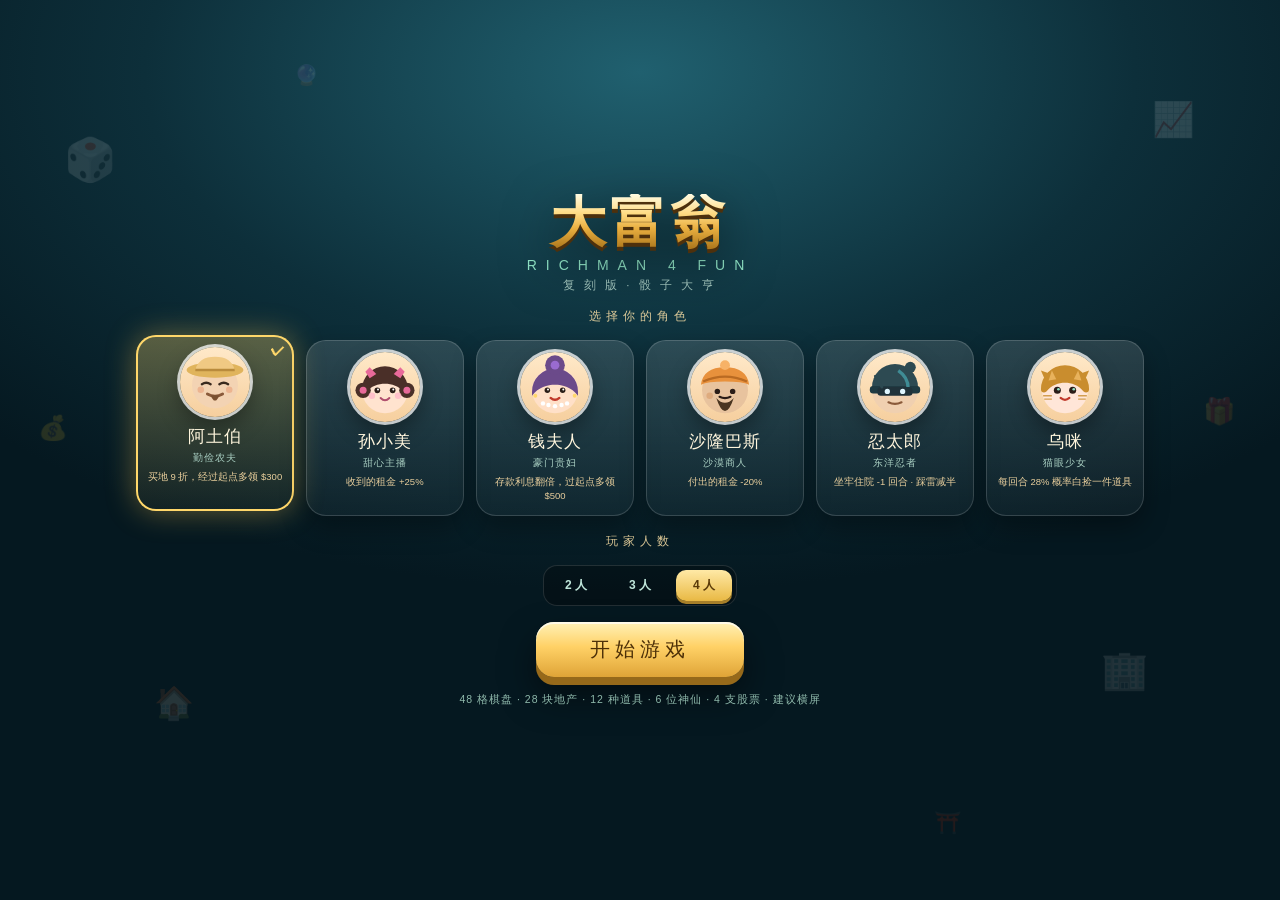
<file: index.html>
<!DOCTYPE html>
<html lang="zh-CN">
<head>
<meta charset="UTF-8">
<meta name="viewport" content="width=device-width,initial-scale=1,maximum-scale=1,user-scalable=no">
<title>大富翁 4Fun · 复刻版</title>
<style>
body.nofx *,body.nofx *::before,body.nofx *::after{transition:none!important;animation:none!important}
*{box-sizing:border-box;margin:0;padding:0;-webkit-tap-highlight-color:transparent}
:root{
  --cell:58px;
  --gold:#e9c874;--gold2:#b8912f;
  --cream:#fbf2dd;--ink:#4a3520;
  --font-title:"STHupo","华文琥珀","STHeiti","SimHei","Microsoft YaHei",sans-serif;
}
html,body{height:100%}
body{
  font-family:"PingFang SC","Microsoft YaHei",-apple-system,sans-serif;color:#fff;
  background:radial-gradient(1100px 620px at 50% -12%, #24667a 0%, #103743 52%, #071c24 100%),#071c24;
  min-height:100vh;display:grid;place-items:center;padding:14px;overflow-x:hidden;
}
body::before{
  content:"";position:fixed;inset:-20%;pointer-events:none;z-index:0;
  background:
    radial-gradient(220px 220px at 18% 22%, rgba(255,214,140,.10), transparent 65%),
    radial-gradient(260px 260px at 82% 18%, rgba(140,220,255,.09), transparent 65%),
    radial-gradient(300px 300px at 70% 84%, rgba(255,150,190,.08), transparent 65%),
    radial-gradient(240px 240px at 26% 80%, rgba(160,255,190,.07), transparent 65%);
  animation:drift 24s ease-in-out infinite alternate;
}
@keyframes drift{from{transform:translate3d(-12px,-8px,0) scale(1)}to{transform:translate3d(14px,10px,0) scale(1.05)}}

/* ============ 布局 ============ */
.stage{position:relative;z-index:1;display:flex;gap:14px;align-items:flex-start}
.board-wrap{
  position:relative;padding:13px;border-radius:24px;
  background:
    repeating-linear-gradient(92deg, rgba(0,0,0,.10) 0 2px, rgba(255,255,255,.035) 2px 5px, transparent 5px 11px),
    linear-gradient(150deg,#8a5a30 0%,#5b3618 32%,#3f2410 70%,#6f4722 100%);
  box-shadow:0 34px 70px rgba(0,0,0,.62),0 6px 0 rgba(0,0,0,.35),inset 0 2px 0 rgba(255,232,180,.35),inset 0 -4px 0 rgba(0,0,0,.4);
}
.board-wrap::after{content:"";position:absolute;inset:6px;border-radius:19px;pointer-events:none;
  border:1px solid rgba(255,220,150,.22);box-shadow:inset 0 0 22px rgba(0,0,0,.45)}
.board{
  position:relative;display:grid;
  grid-template-columns:repeat(13,var(--cell));
  grid-template-rows:repeat(13,var(--cell));
  border-radius:12px;background:#e6d3ac;
  box-shadow:inset 0 0 0 3px #b8912f, inset 0 0 34px rgba(80,50,20,.45);
}

/* ============ 格子 ============ */
.tile{
  position:relative;display:flex;flex-direction:column;align-items:center;justify-content:center;
  gap:2px;padding:7px 2px 16px;overflow:hidden;user-select:none;cursor:pointer;
  background:linear-gradient(180deg,#fff8e8 0%,#f9edd6 55%,#f3e2c2 100%);
  border:1px solid rgba(120,88,48,.16);
  box-shadow:inset 0 1px 0 rgba(255,255,255,.95), inset 0 -3px 0 rgba(150,112,62,.10);
  transition:transform .14s ease, box-shadow .14s ease;
}
.tile::before{content:"";position:absolute;inset:2px;border-radius:3px;pointer-events:none;
  box-shadow:inset 0 0 0 1px rgba(255,255,255,.75), inset 0 0 10px rgba(160,120,70,.10)}
.tile:hover{transform:translateY(-2px) scale(1.06);box-shadow:0 8px 18px rgba(20,10,0,.45);z-index:6}
.tile .tint{position:absolute;inset:0;pointer-events:none}
.tile.corner{background:linear-gradient(160deg,#33765e 0%,#215442 58%,#16382c 100%)}
.tile.corner::after{content:"";position:absolute;inset:4px;border:1px solid rgba(255,226,160,.28);border-radius:4px;pointer-events:none}
.tile.corner .cicon{font-size:20px;line-height:1;filter:drop-shadow(0 2px 3px rgba(0,0,0,.45))}
.tile.corner .cname{font-family:var(--font-title);font-size:11px;color:#ffe6a8;letter-spacing:.5px;text-shadow:0 2px 0 rgba(0,0,0,.4);white-space:nowrap}
.tile.corner .csub{font-size:7px;color:#ffd9a0;opacity:.82;white-space:nowrap}

.band{position:absolute;top:0;left:0;right:0;height:9px;box-shadow:inset 0 -1px 0 rgba(0,0,0,.25)}
.band::after{content:"";position:absolute;inset:0;background:repeating-linear-gradient(90deg,rgba(255,255,255,.28) 0 2px,transparent 2px 6px);opacity:.6}
.tname{font-size:10.5px;font-weight:800;color:#4a3520;white-space:nowrap;letter-spacing:-.3px;margin-top:6px;text-shadow:0 1px 0 rgba(255,255,255,.8)}
.tname.sm{font-size:9px;letter-spacing:-.5px}
.tprice{font-size:7.5px;color:#9a7c50;font-weight:800;background:rgba(180,145,90,.16);border-radius:4px;padding:0 3px;line-height:1.45}
.dyn{position:absolute;left:0;right:0;bottom:0;height:15px}
.own{position:absolute;left:0;right:0;bottom:0;height:15px;display:flex;align-items:center;justify-content:center;
  gap:0;font-size:8px;line-height:1;color:#fff;text-shadow:0 1px 1px rgba(0,0,0,.45);
  box-shadow:inset 0 1px 0 rgba(255,255,255,.4), inset 0 -1px 0 rgba(0,0,0,.18)}
.own .h{font-size:9px;filter:drop-shadow(0 1px 1px rgba(0,0,0,.4))}
.tile.chance{background:linear-gradient(180deg,#fff2f6 0%,#ffe0ea 60%,#ffd2e0 100%)}
.tile.fate{background:linear-gradient(180deg,#f3efff 0%,#e4dbff 60%,#d8ccff 100%)}
.tile.tax{background:linear-gradient(180deg,#fff6de 0%,#ffe9b8 60%,#ffdf9f 100%)}
.tile.store{background:linear-gradient(180deg,#ecfbf2 0%,#d3f3e0 60%,#bfeacf 100%)}
.tile.stock{background:linear-gradient(180deg,#e8f4ff 0%,#cfe6fb 60%,#b8d8f5 100%)}
.tile.bank{background:linear-gradient(180deg,#fff8e0 0%,#ffedb5 60%,#ffe08c 100%)}
.tile.news{background:linear-gradient(180deg,#eef2f7 0%,#dde6f0 60%,#cbd8e6 100%)}
.tile.temple{background:linear-gradient(180deg,#fff0e6 0%,#ffdcc4 60%,#ffcba8 100%)}
.tile .sicon{font-size:17px;line-height:1;filter:drop-shadow(0 2px 3px rgba(0,0,0,.22))}
.tile .sname{font-size:9px;font-weight:800;color:#6b4a28;letter-spacing:.2px;white-space:nowrap}
.tile.chance .sname{color:#b5456e}
.tile.fate .sname{color:#5f4a9e}
.tile.tax .sname{color:#96701c}
.tile.store .sname{color:#21795a}
.tile.stock .sname{color:#1c5f96}
.tile.bank .sname{color:#946a12}
.tile.news .sname{color:#4a5a72}
.tile.temple .sname{color:#a04a22}
.pot{position:absolute;top:2px;right:3px;font-size:7.5px;font-weight:800;color:#fff;background:#e2564d;border-radius:5px;padding:0 3px;box-shadow:0 1px 3px rgba(0,0,0,.3)}
.hazard{position:absolute;left:2px;top:2px;font-size:12px;line-height:1;z-index:3;
  filter:drop-shadow(0 1px 2px rgba(0,0,0,.45));animation:hz 1.4s ease-in-out infinite}
@keyframes hz{0%,100%{transform:translateY(0)}50%{transform:translateY(-3px)}}
.tile.glow{box-shadow:inset 0 0 0 3px #ffd76a, 0 0 18px rgba(255,215,106,.55)}
.tile.lvmax .tname{color:#8a5a08}

/* ============ 棋盘中心 ============ */
.center{
  grid-area:2/2/13/13;position:relative;border-radius:16px;overflow:hidden;
  background:
    radial-gradient(circle at 50% 22%, rgba(255,224,150,.20), transparent 62%),
    radial-gradient(circle at 50% 118%, rgba(0,0,0,.5), transparent 58%),
    linear-gradient(160deg,#2f735c,#16503f 58%,#0e3128);
  box-shadow:inset 0 0 0 3px #c9a34d, inset 0 0 0 8px rgba(255,243,201,.10), inset 0 0 90px rgba(0,0,0,.45);
  display:flex;flex-direction:column;align-items:center;justify-content:center;gap:9px;padding:14px;
}
.center::before{content:"";position:absolute;inset:0;pointer-events:none;opacity:.3;
  background-image:radial-gradient(rgba(255,255,255,.10) 1px, transparent 1px);background-size:14px 14px}
.emblem{position:absolute;top:50%;left:50%;width:520px;height:520px;transform:translate(-50%,-54%);
  border-radius:50%;pointer-events:none;opacity:.22;
  background:repeating-conic-gradient(from 0deg, rgba(255,214,140,.5) 0deg 1.2deg, transparent 1.2deg 12deg);
  mask-image:radial-gradient(circle, transparent 44%, #000 45%, #000 60%, transparent 61%);
  -webkit-mask-image:radial-gradient(circle, transparent 44%, #000 45%, #000 60%, transparent 61%);
  animation:spin 70s linear infinite}
@keyframes spin{to{transform:translate(-50%,-54%) rotate(360deg)}}
.ribbon{position:relative;z-index:2;display:flex;align-items:center;gap:6px;padding:4px 15px;border-radius:20px;
  font-size:10.5px;font-weight:800;letter-spacing:2px;color:#5a3a08;
  background:linear-gradient(180deg,#ffeab0,#e9bf63);box-shadow:0 3px 0 #a8802a, inset 0 1px 0 rgba(255,255,255,.7)}
.logo{position:relative;z-index:2;text-align:center;line-height:1}
.logo h1{font-family:var(--font-title);font-size:44px;letter-spacing:3px;
  background:linear-gradient(180deg,#fffbe2 0%,#ffdc86 34%,#e3aa3c 64%,#ad761c 100%);
  -webkit-background-clip:text;background-clip:text;color:transparent;
  filter:drop-shadow(0 3px 0 #4d300c) drop-shadow(0 8px 16px rgba(0,0,0,.55))}
.logo .fourfun{font-family:var(--font-title);font-size:11px;color:#bff0d9;letter-spacing:4px;margin-top:3px;opacity:.85}
.logo .sub{font-size:9px;letter-spacing:6px;color:#ffe3a8;opacity:.8;margin-top:4px;font-weight:700}

.turn-badge{position:relative;z-index:2;display:flex;align-items:center;gap:9px;padding:6px 15px 6px 6px;border-radius:40px;
  background:rgba(0,0,0,.3);box-shadow:inset 0 0 0 1px rgba(255,255,255,.16),0 8px 18px rgba(0,0,0,.32)}
.turn-badge .av{width:32px;height:32px;border-radius:50%;overflow:hidden;box-shadow:0 0 0 2px rgba(255,255,255,.8)}
.turn-badge .av svg{width:100%;height:100%;display:block}
.turn-badge .nm{font-size:12.5px;font-weight:800;letter-spacing:.5px}
.turn-badge .cash{font-size:10px;opacity:.88;font-variant-numeric:tabular-nums;margin-top:1px}
.dice-row{position:relative;z-index:2;display:flex;align-items:center;gap:9px}
.die{width:44px;height:44px;border-radius:11px;background:linear-gradient(160deg,#fffdf8,#e6e1d6);
  box-shadow:0 5px 0 #b4ac9c, 0 10px 16px rgba(0,0,0,.4), inset 0 2px 0 #fff;
  display:grid;grid-template-columns:repeat(3,1fr);grid-template-rows:repeat(3,1fr);
  padding:7px;gap:1px;transition:transform .12s}
.die .pip{width:7px;height:7px;border-radius:50%;background:radial-gradient(circle at 35% 30%,#6b6257,#2b2620);opacity:0;place-self:center}
.die .pip.on{opacity:1}
.die.rolling{animation:dieShake .12s linear infinite}
@keyframes dieShake{0%{transform:rotate(-7deg) scale(1.05)}50%{transform:rotate(6deg) scale(.97)}100%{transform:rotate(-3deg)}}
.roll-btn{border:none;cursor:pointer;font-family:var(--font-title);font-size:15px;letter-spacing:2px;
  color:#5a3a08;padding:11px 22px;border-radius:15px;
  background:linear-gradient(180deg,#ffeaa6 0%,#f5c95e 55%,#d9a63a 100%);
  box-shadow:0 6px 0 #9c701c, 0 12px 22px rgba(0,0,0,.45), inset 0 2px 0 rgba(255,255,255,.65);
  transition:transform .07s, box-shadow .07s;text-shadow:0 1px 0 rgba(255,255,255,.5)}
.roll-btn:active{transform:translateY(5px);box-shadow:0 1px 0 #9c701c,0 4px 10px rgba(0,0,0,.4)}
.roll-btn:disabled{filter:grayscale(.55) brightness(.85);cursor:default;box-shadow:0 6px 0 #6b5a3a}
.skyline{position:absolute;left:0;right:0;bottom:0;height:130px;z-index:1;pointer-events:none;opacity:.8}
.market{position:relative;z-index:2;display:flex;gap:6px;flex-wrap:wrap;justify-content:center}
.mkt{display:flex;align-items:center;gap:4px;padding:3px 9px;border-radius:9px;cursor:pointer;
  background:rgba(0,0,0,.26);box-shadow:inset 0 0 0 1px rgba(255,255,255,.13);transition:.15s;
  font-size:10px;font-variant-numeric:tabular-nums}
.mkt:hover{background:rgba(0,0,0,.4);transform:translateY(-1px)}
.mkt .mk-n{color:#cfe8dd;opacity:.9}
.mkt .mk-p{font-weight:900;color:#ffe9a8}
.mkt.up .mk-a{color:#ff8e7e}
.mkt.down .mk-a{color:#7de0a8}
.godbar{position:relative;z-index:2;display:flex;gap:6px;min-height:0}.god-chip{display:flex;align-items:center;gap:4px;font-size:10px;font-weight:800;padding:2px 9px;border-radius:12px;
  background:rgba(255,255,255,.14);box-shadow:inset 0 0 0 1px rgba(255,255,255,.22)}
.god-chip.bad{background:rgba(220,80,80,.24);box-shadow:inset 0 0 0 1px rgba(255,120,120,.45)}
.newsline{position:relative;z-index:2;max-width:90%;font-size:10.5px;color:#ffe6b0;
  background:rgba(0,0,0,.28);border-radius:9px;padding:3px 11px;letter-spacing:.5px;
  white-space:nowrap;overflow:hidden;text-overflow:ellipsis}
.newsline:empty{display:none}
.ticker{position:relative;z-index:2;max-width:92%;min-height:15px;text-align:center;font-size:10.5px;color:#e9fff5;opacity:.9;
  white-space:nowrap;overflow:hidden;text-overflow:ellipsis}

/* ============ 棋子 ============ */
.pawns{position:absolute;inset:0;pointer-events:none;z-index:9}
.pawn{position:absolute;left:0;top:0;width:26px;height:26px;border-radius:50%;border:2px solid #fff;overflow:hidden;background:#fff;
  box-shadow:0 4px 8px rgba(0,0,0,.5), 0 0 0 2px rgba(0,0,0,.12);
  transition:transform .13s cubic-bezier(.34,1.4,.64,1);will-change:transform}
.pawn svg{width:100%;height:100%;display:block}
.pawn.moving{animation:hop .13s ease}
@keyframes hop{0%{margin-top:0}50%{margin-top:-6px}100%{margin-top:0}}
.pawn.turn{box-shadow:0 4px 8px rgba(0,0,0,.5), 0 0 0 3px #ffd76a, 0 0 14px rgba(255,215,106,.9)}

/* ============ 侧栏 ============ */
.side{width:352px;display:flex;flex-direction:column;gap:8px}
.pcard{position:relative;display:flex;align-items:center;gap:9px;padding:8px 10px;border-radius:14px;
  background:linear-gradient(180deg,rgba(255,255,255,.13),rgba(255,255,255,.05));
  box-shadow:inset 0 0 0 1px rgba(255,255,255,.13),0 8px 18px rgba(0,0,0,.22);transition:.2s;overflow:hidden}
.pcard.dead{opacity:.4;filter:grayscale(1)}
.pcard.act{background:linear-gradient(180deg,rgba(255,215,106,.28),rgba(255,215,106,.08));box-shadow:inset 0 0 0 2px #ffd76a,0 8px 22px rgba(255,190,60,.25)}
.pcard .av{width:38px;height:38px;border-radius:50%;overflow:hidden;flex:0 0 auto;box-shadow:0 0 0 2px rgba(255,255,255,.6)}
.pcard .av svg{width:100%;height:100%;display:block}
.pinfo{flex:1;min-width:0}
.prow1{display:flex;justify-content:space-between;align-items:baseline;gap:6px}
.pname{font-size:12px;font-weight:800;letter-spacing:.4px}
.pcash{font-size:13px;font-weight:900;font-variant-numeric:tabular-nums;color:#ffe9a8;text-shadow:0 1px 2px rgba(0,0,0,.5)}
.prow2{display:flex;gap:7px;font-size:9.5px;color:#a8cfc2;margin-top:2px;font-variant-numeric:tabular-nums}
.prow2 b{color:#d8f0e6;font-weight:800}
.prow3{display:flex;justify-content:space-between;align-items:center;margin-top:3px;gap:4px}
.dots{display:flex;gap:2px;flex-wrap:wrap;max-width:140px}
.dot{width:6px;height:6px;border-radius:2px;opacity:.95}
.badge{font-size:9px;padding:0 4px;border-radius:5px;background:rgba(0,0,0,.35);color:#ffd9a0;font-weight:700;margin-left:3px;white-space:nowrap}
.badge.jail{background:#c0392b;color:#fff}
.badge.hosp{background:#e07b39;color:#fff}
.badge.god{background:#b8912f;color:#3a2400}
.badge.god.bad{background:#8a3a3a;color:#ffd9d9}
.badge.turtle{background:#2f9b72;color:#fff}
.badge.angel{background:#4a90d9;color:#fff}
.medal{position:absolute;right:6px;top:6px;font-size:11px}

.panel-box{border-radius:14px;padding:7px 9px;background:rgba(0,0,0,.24);box-shadow:inset 0 0 0 1px rgba(255,255,255,.10)}
.box-title{display:flex;justify-content:space-between;align-items:center;font-size:10px;letter-spacing:1px;color:#bfe6da;margin-bottom:5px}
.box-title .pts{color:#ffe08a;font-weight:800;font-variant-numeric:tabular-nums}
.itemgrid{display:grid;grid-template-columns:repeat(6,1fr);gap:4px}
.it{position:relative;display:flex;flex-direction:column;align-items:center;justify-content:center;gap:1px;
  height:38px;border-radius:9px;background:rgba(255,255,255,.10);cursor:pointer;
  box-shadow:inset 0 0 0 1px rgba(255,255,255,.14);transition:.14s;border:none;color:#eafff5;font-family:inherit}
.it:hover{background:rgba(255,255,255,.2);transform:translateY(-2px)}
.it .ic{font-size:15px;line-height:1}
.it .nm{font-size:7.5px;opacity:.85;white-space:nowrap;transform:scale(.92)}
.it .ct{position:absolute;right:2px;top:1px;font-size:8px;font-weight:900;color:#ffe08a;text-shadow:0 1px 2px #000}
.it.empty{opacity:.28;cursor:default}
.it.empty:hover{transform:none;background:rgba(255,255,255,.10)}

.logbox{flex:1;min-height:120px;max-height:150px;overflow:auto;border-radius:14px;padding:8px 10px;
  background:rgba(0,0,0,.26);box-shadow:inset 0 0 0 1px rgba(255,255,255,.10);
  font-size:10.5px;line-height:1.7;color:#dbeade}
.logbox .ln{animation:fadeIn .25s}
@keyframes fadeIn{from{opacity:0}to{opacity:1}}
.logbox b{font-weight:800}
.side-btns{display:flex;gap:6px}
.side-btns button{flex:1;border:none;cursor:pointer;border-radius:11px;padding:8px 2px;font-size:11px;font-weight:800;font-family:inherit;
  background:rgba(255,255,255,.13);color:#eafff5;box-shadow:inset 0 0 0 1px rgba(255,255,255,.18)}
.side-btns button:hover{background:rgba(255,255,255,.2)}

/* ============ 浮动金额 ============ */
.float{position:fixed;z-index:80;font-size:14px;font-weight:900;pointer-events:none;text-shadow:0 2px 6px rgba(0,0,0,.6);
  animation:floatUp 1.05s ease-out forwards}
@keyframes floatUp{0%{opacity:0;transform:translate(-50%,0) scale(.8)}18%{opacity:1;transform:translate(-50%,-8px) scale(1.12)}100%{opacity:0;transform:translate(-50%,-56px) scale(.95)}}
.toast{position:fixed;left:50%;top:22px;transform:translateX(-50%);z-index:90;
  background:rgba(10,30,36,.94);color:#ffe9b8;padding:8px 17px;border-radius:30px;font-size:12.5px;font-weight:700;
  box-shadow:0 10px 30px rgba(0,0,0,.5),inset 0 0 0 1px rgba(255,215,106,.4);
  opacity:0;transition:.25s;pointer-events:none;white-space:nowrap;max-width:90vw;overflow:hidden;text-overflow:ellipsis}
.toast.on{opacity:1;transform:translateX(-50%) translateY(6px)}

/* ============ 弹窗 ============ */
.overlay{position:fixed;inset:0;z-index:70;display:grid;place-items:center;padding:16px;
  background:rgba(5,18,24,.72);backdrop-filter:blur(7px);opacity:0;pointer-events:none;transition:opacity .22s}
.overlay.show{opacity:1;pointer-events:auto}
.panel{position:relative;width:min(520px,92vw);max-height:92vh;overflow:auto;border-radius:22px;padding:22px 22px 18px;color:var(--ink);text-align:center;
  background:linear-gradient(180deg,#fffdf6,#f8ecd2);
  box-shadow:0 30px 70px rgba(0,0,0,.6), inset 0 0 0 4px #e2c07a, inset 0 0 0 10px #fffaee;
  transform:scale(.92);transition:transform .22s cubic-bezier(.2,1.3,.5,1)}
.overlay.show .panel{transform:scale(1)}
.panel::-webkit-scrollbar{width:8px}
.panel::-webkit-scrollbar-thumb{background:rgba(160,120,60,.35);border-radius:4px}
.panel.kind-chance,.panel.kind-fate{animation:cardIn .42s cubic-bezier(.2,1,.4,1);padding:26px 24px 20px;min-height:280px;
  display:flex;flex-direction:column;align-items:center;justify-content:center}
@keyframes cardIn{0%{transform:perspective(900px) rotateY(78deg) scale(.86);opacity:0}60%{opacity:1}100%{transform:perspective(900px) rotateY(0) scale(1)}}
.panel.kind-chance{background:radial-gradient(circle at 50% 34%, rgba(255,255,255,.95), rgba(255,255,255,0) 58%),
  linear-gradient(180deg,#fff9fb 0%,#ffe9f1 62%,#ffd7e5 100%);
  box-shadow:0 30px 70px rgba(0,0,0,.6), inset 0 0 0 4px #ef9fbd, inset 0 0 0 9px #fff8fb, inset 0 0 0 11px rgba(239,159,189,.45)}
.panel.kind-fate{background:radial-gradient(circle at 50% 34%, rgba(255,255,255,.95), rgba(255,255,255,0) 58%),
  linear-gradient(180deg,#faf8ff 0%,#ebe4ff 62%,#dbd0ff 100%);
  box-shadow:0 30px 70px rgba(0,0,0,.6), inset 0 0 0 4px #ae9ae2, inset 0 0 0 9px #faf8ff, inset 0 0 0 11px rgba(174,154,226,.45)}
.panel.kind-chance .pic,.panel.kind-fate .pic{width:80px;height:80px;border-radius:50%;display:grid;place-items:center;font-size:38px;
  background:radial-gradient(circle at 50% 32%,#fff,rgba(255,255,255,.55));
  box-shadow:0 8px 20px rgba(120,70,40,.18), inset 0 0 0 2px rgba(255,255,255,.9);margin:0 auto 10px}
.card-ribbon{display:inline-block;margin:-4px auto 10px;padding:4px 20px;border-radius:20px;
  font-family:var(--font-title);font-size:12px;letter-spacing:5px;color:#fff;
  box-shadow:0 4px 0 rgba(0,0,0,.18), inset 0 1px 0 rgba(255,255,255,.45)}
.kind-chance .card-ribbon{background:linear-gradient(180deg,#ff9cbd,#e2567f);box-shadow:0 4px 0 #a83a5c}
.kind-fate .card-ribbon{background:linear-gradient(180deg,#a888e8,#7a58c8);box-shadow:0 4px 0 #55408c}
.panel .pic{font-size:40px;line-height:1;margin-bottom:6px;filter:drop-shadow(0 5px 9px rgba(0,0,0,.22))}
.panel h3{font-family:var(--font-title);font-size:20px;letter-spacing:1px;color:#7a4d1c;margin-bottom:6px}
.panel p{font-size:12.5px;line-height:1.8;color:#6d5638}
.panel .acts{display:flex;gap:8px;margin-top:16px;flex-wrap:wrap;justify-content:center}
.panel .acts.stack{flex-direction:column}
.btn{flex:1;min-width:92px;border:none;cursor:pointer;font-family:inherit;font-size:13px;font-weight:800;letter-spacing:.5px;
  padding:11px 10px;border-radius:13px;transition:transform .07s}
.btn:active{transform:translateY(3px)}
.btn.gold{background:linear-gradient(180deg,#ffe9a6,#e9b944);color:#5a3a08;box-shadow:0 5px 0 #a8802a}
.btn.ghost{background:#efe4cd;color:#7a6444;box-shadow:0 5px 0 #cbb894}
.btn.red{background:linear-gradient(180deg,#ff9a8a,#e2564d);color:#fff;box-shadow:0 5px 0 #a33a32}
.btn.green{background:linear-gradient(180deg,#a8e6c0,#5cc48d);color:#0b3a26;box-shadow:0 5px 0 #2f8a5e}
.btn.sm{font-size:11.5px;padding:8px 8px;min-width:0;flex:none}
.prop-table{width:100%;margin-top:10px;border-collapse:collapse;font-size:11.5px}
.prop-table td{padding:4px 5px;border-bottom:1px dashed rgba(120,90,50,.25);text-align:left}
.prop-table td:last-child{text-align:right;font-weight:800;color:#a3762f}
.prop-table tr:last-child td{border-bottom:none}
.rent-now{color:#c0392b!important}
.pick-list{display:flex;flex-direction:column;gap:5px;margin-top:10px;text-align:left;max-height:min(62vh,582px);overflow:auto;padding-right:2px}
.pick-row{display:flex;align-items:center;gap:9px;padding:7px 10px;border-radius:11px;cursor:pointer;border:none;font-family:inherit;
  background:rgba(160,120,60,.10);transition:.12s;width:100%;text-align:left}
.pick-row:hover{background:rgba(160,120,60,.22);transform:translateX(2px)}
.pick-row .pi{font-size:17px;line-height:1;flex:0 0 auto}
.pick-row .pm{flex:1;min-width:0}
.pick-row .pn{display:block;font-size:12px;font-weight:800;color:#5d4526;white-space:nowrap;overflow:hidden;text-overflow:ellipsis}
.pick-row .ps{display:block;font-size:9.5px;color:#8a7350;white-space:nowrap;overflow:hidden;text-overflow:ellipsis}
.pick-row .pv{font-size:12px;font-weight:900;color:#a3762f;white-space:nowrap}
.pick-row:disabled{opacity:.45;cursor:default}
.pick-row:disabled:hover{transform:none;background:rgba(160,120,60,.10)}
.tabs{display:flex;gap:5px;justify-content:center;margin-bottom:8px}
.tab{border:none;cursor:pointer;font-family:inherit;font-size:11.5px;font-weight:800;padding:6px 14px;border-radius:9px;
  background:rgba(160,120,60,.14);color:#7a6444}
.tab.on{background:linear-gradient(180deg,#ffe9a6,#e9b944);color:#5a3a08;box-shadow:0 2px 0 #a8802a}
.spark{display:block}
.stock-row{display:flex;align-items:center;gap:8px;padding:8px 6px;border-bottom:1px dashed rgba(120,90,50,.22)}
.stock-row:last-child{border-bottom:none}
.stock-row .sn{width:64px;text-align:left}
.stock-row .sn b{display:block;font-size:12px;color:#5d4526}
.stock-row .sn span{font-size:9px;color:#9a8460}
.stock-row .sp{flex:0 0 84px}
.stock-row .sv{width:56px;text-align:right;font-size:11.5px;font-weight:900;color:#a3762f;font-variant-numeric:tabular-nums}
.stock-row .sact{display:flex;gap:4px}
.up{color:#c0392b!important}.down{color:#2f8a5e!important}
.rule-list{text-align:left;font-size:12px;line-height:1.85;color:#5d4526}
.rule-list h4{font-size:12.5px;color:#8a5a08;margin:9px 0 3px;letter-spacing:.5px}
.rule-list b{color:#a3762f}

/* ============ 开始页 ============ */
.start{position:fixed;inset:0;z-index:100;display:flex;flex-direction:column;align-items:center;justify-content:center;gap:16px;padding:18px;
  background:radial-gradient(900px 520px at 50% 8%,#20606f 0%,#0d2f3a 55%,#051820 100%);transition:opacity .45s, visibility .45s}
.start.hide{opacity:0;visibility:hidden;pointer-events:none}
.big-logo{text-align:center;animation:bob 3.6s ease-in-out infinite}
@keyframes bob{0%,100%{transform:translateY(0)}50%{transform:translateY(-7px)}}
.big-logo h1{font-family:var(--font-title);font-size:56px;letter-spacing:4px;line-height:1;
  background:linear-gradient(180deg,#fffbe2 0%,#ffdc86 34%,#e8ae3f 62%,#a9741a 100%);
  -webkit-background-clip:text;background-clip:text;color:transparent;
  filter:drop-shadow(0 4px 0 #4d300c) drop-shadow(0 14px 26px rgba(0,0,0,.55))}
.big-logo .en{font-family:var(--font-title);font-size:14px;letter-spacing:9px;color:#8fe3c5;margin-top:7px}
.big-logo .tag{font-size:11.5px;color:#b8d8cc;letter-spacing:3px;margin-top:5px;opacity:.8}
.pick-title{font-size:11.5px;letter-spacing:5px;color:#ffe3a8;opacity:.85}
.chars{display:flex;gap:12px;flex-wrap:wrap;justify-content:center;max-width:1080px}
.char{width:158px;border-radius:20px;padding:12px 8px 11px;text-align:center;cursor:pointer;position:relative;
  background:linear-gradient(180deg,rgba(255,255,255,.13),rgba(255,255,255,.03));
  box-shadow:inset 0 0 0 1px rgba(255,255,255,.16),0 12px 26px rgba(0,0,0,.32);transition:.18s}
.char:hover{transform:translateY(-5px);box-shadow:inset 0 0 0 1px rgba(255,255,255,.3),0 18px 34px rgba(0,0,0,.42)}
.char.sel{background:linear-gradient(180deg,rgba(255,215,106,.32),rgba(255,215,106,.05));
  box-shadow:inset 0 0 0 2px #ffd76a,0 0 30px rgba(255,200,80,.38);transform:translateY(-5px)}
.char .cav{width:70px;height:70px;margin:0 auto 8px;border-radius:50%;overflow:hidden;box-shadow:0 0 0 3px rgba(255,255,255,.75),0 10px 22px rgba(0,0,0,.38)}
.char .cav svg{width:100%;height:100%;display:block}
.char .cn{font-family:var(--font-title);font-size:17px;letter-spacing:1px;color:#fff6dd}
.char .ct{font-size:10px;color:#a9cfc2;margin-top:3px;letter-spacing:1px}
.char .cs{font-size:9.5px;color:#ffe0a8;margin-top:5px;line-height:1.5;opacity:.9;min-height:30px;max-height:30px;overflow:hidden}
.char .tick{position:absolute;top:7px;right:9px;color:#ffd76a;font-size:14px;opacity:0}
.char.sel .tick{opacity:1}
.deco-layer{position:absolute;inset:0;pointer-events:none;overflow:hidden}
.deco-layer span{position:absolute;left:var(--x);top:var(--y);font-size:var(--s);opacity:.13;filter:blur(.3px);
  animation:floaty 9s ease-in-out infinite;animation-delay:var(--d)}
@keyframes floaty{0%,100%{transform:translateY(0) rotate(-4deg)}50%{transform:translateY(-18px) rotate(5deg)}}
.counts{display:flex;gap:8px;background:rgba(0,0,0,.28);padding:5px;border-radius:14px;box-shadow:inset 0 0 0 1px rgba(255,255,255,.12)}
.counts button{border:none;cursor:pointer;padding:7px 17px;border-radius:10px;font-family:inherit;font-size:12px;font-weight:800;color:#bfe6da;background:transparent}
.counts button.on{background:linear-gradient(180deg,#ffe9a6,#e9b944);color:#5a3a08;box-shadow:0 3px 0 #a8802a}
.start-btn{border:none;cursor:pointer;font-family:var(--font-title);font-size:20px;letter-spacing:5px;color:#4d3008;
  padding:14px 54px;border-radius:18px;
  background:linear-gradient(180deg,#fff2b8,#ffd166 45%,#dfa437);
  box-shadow:0 8px 0 #96691a,0 18px 34px rgba(0,0,0,.5),inset 0 2px 0 rgba(255,255,255,.7);
  transition:transform .08s, box-shadow .08s}
.start-btn:active{transform:translateY(6px);box-shadow:0 2px 0 #96691a,0 8px 16px rgba(0,0,0,.4)}
.start .hint{font-size:10.5px;color:#8fb9ab;letter-spacing:1px}

/* 结算 */
.rank-row{display:flex;align-items:center;gap:10px;padding:8px 10px;border-radius:12px;margin-top:6px;background:rgba(120,90,50,.08)}
.rank-row .av{width:32px;height:32px;border-radius:50%;overflow:hidden;flex:0 0 auto}
.rank-row .av svg{width:100%;height:100%}
.rank-row .rn{flex:1;text-align:left;font-size:12.5px;font-weight:800;color:#5d4526}
.rank-row .rv{font-size:12.5px;font-weight:900;color:#a3762f;font-variant-numeric:tabular-nums}
.rank-row.first{background:linear-gradient(90deg,rgba(255,215,106,.45),rgba(255,215,106,.08));box-shadow:inset 0 0 0 1.5px #e9c874}

@media (max-width:1280px){.stage{zoom:.88}}
@media (max-width:1160px){.stage{zoom:.78}}
@media (max-width:1020px){.stage{zoom:.66}}
@media (max-width:900px){.stage{zoom:.56}}
@media (max-width:760px){.stage{zoom:.46}}

</style>
</head>
<body>

<div class="stage" id="stage">
  <div class="board-wrap">
    <div class="board" id="board">
      <div class="center">
        <div class="emblem"></div>
        <svg class="skyline" viewBox="0 0 640 130" preserveAspectRatio="none" aria-hidden="true">
          <g fill="#04241c" opacity=".55">
            <rect x="0" y="70" width="34" height="60"/><rect x="30" y="46" width="26" height="84"/>
            <rect x="54" y="82" width="40" height="48"/><rect x="90" y="30" width="30" height="100"/>
            <rect x="118" y="62" width="22" height="68"/><rect x="138" y="88" width="46" height="42"/>
            <rect x="182" y="54" width="28" height="76"/><rect x="208" y="18" width="18" height="112"/>
            <rect x="224" y="66" width="36" height="64"/><rect x="258" y="40" width="24" height="90"/>
            <rect x="280" y="76" width="44" height="54"/><rect x="322" y="24" width="20" height="106"/>
            <rect x="340" y="58" width="30" height="72"/><rect x="368" y="86" width="38" height="44"/>
            <rect x="404" y="38" width="26" height="92"/><rect x="428" y="68" width="22" height="62"/>
            <rect x="448" y="50" width="34" height="80"/><rect x="480" y="16" width="18" height="114"/>
            <rect x="496" y="72" width="40" height="58"/><rect x="534" y="44" width="26" height="86"/>
            <rect x="558" y="80" width="34" height="50"/><rect x="590" y="56" width="24" height="74"/>
            <rect x="612" y="88" width="28" height="42"/>
          </g>
        </svg>
        <div class="ribbon" id="roundTip">第 1 / 40 回合</div>
        <div class="logo">
          <h1>大富翁</h1>
          <div class="fourfun">RICHMAN 4 FUN</div>
          <div class="sub">复 刻 版</div>
        </div>
        <div class="market" id="market"></div>
        <div class="godbar" id="godbar"></div>
        <div class="turn-badge" id="badge">
          <div class="av" id="badgeAv"></div>
          <div>
            <div class="nm" id="badgeNm">准备开始</div>
            <div class="cash" id="badgeCash">—</div>
          </div>
        </div>
        <div class="dice-row">
          <div class="die" id="die1"></div>
          <div class="die" id="die2"></div>
          <button class="roll-btn" id="rollBtn" disabled>掷骰子</button>
        </div>
        <div class="newsline" id="newsline"></div>
        <div class="ticker" id="ticker">买地、盖楼、炒股、请神，把对手的钱都赢过来！</div>
      </div>
      <div class="pawns" id="pawns"></div>
    </div>
  </div>

  <div class="side">
    <div id="players"></div>
    <div class="panel-box">
      <div class="box-title"><span>🎒 我的道具</span><span class="pts" id="ptsChip">💎 0</span></div>
      <div class="itemgrid" id="itemgrid"></div>
    </div>
    <div class="logbox" id="log"></div>
    <div class="side-btns">
      <button id="rulesBtn">📖 规则</button>
      <button id="bankBtn">🏦 银行</button>
      <button id="stockBtn">📈 股票</button>
      <button id="muteBtn">🔊 音效</button>
    </div>
  </div>
</div>

<!-- 开始页 -->
<div class="start" id="startScreen">
  <div class="deco-layer" aria-hidden="true">
    <span style="--x:5%;--y:15%;--s:42px;--d:0s">🎲</span>
    <span style="--x:90%;--y:11%;--s:34px;--d:1.2s">📈</span>
    <span style="--x:12%;--y:76%;--s:32px;--d:2.1s">🏠</span>
    <span style="--x:86%;--y:72%;--s:38px;--d:.6s">🏢</span>
    <span style="--x:3%;--y:46%;--s:24px;--d:1.8s">💰</span>
    <span style="--x:94%;--y:44%;--s:26px;--d:2.6s">🎁</span>
    <span style="--x:23%;--y:7%;--s:20px;--d:3.1s">🔮</span>
    <span style="--x:73%;--y:90%;--s:22px;--d:.9s">⛩️</span>
  </div>
  <div class="big-logo">
    <h1>大富翁</h1>
    <div class="en">RICHMAN 4 FUN</div>
    <div class="tag">复 刻 版 · 骰 子 大 亨</div>
  </div>
  <div class="pick-title">选择你的角色</div>
  <div class="chars" id="chars"></div>
  <div class="pick-title" style="margin-top:2px">玩家人数</div>
  <div class="counts" id="counts">
    <button data-n="2">2 人</button>
    <button data-n="3">3 人</button>
    <button data-n="4" class="on">4 人</button>
  </div>
  <button class="start-btn" id="startBtn">开始游戏</button>
  <div class="hint">48 格棋盘 · 28 块地产 · 12 种道具 · 6 位神仙 · 4 支股票 · 建议横屏</div>
</div>

<!-- 通用弹窗 -->
<div class="overlay" id="ovl"><div class="panel" id="panel"></div></div>
<div class="toast" id="toast"></div>
<div id="autotest-result" style="display:none"></div>

<script>
/* =====================================================================
   大富翁 4Fun · 复刻版 —— 数据层
   48 格棋盘 / 7 组 28 块地产 / 12 种道具 / 6 位神仙 / 4 支股票 / 24 张卡片
   ===================================================================== */

const N = 48;                 // 棋盘格数
const START_CASH = 20000;     // 初始现金
const PASS_GO = 2000;         // 经过起点
const PASS_GO_PTS = 150;      // 经过起点获得的点数
const MAX_ROUNDS = 40;        // 回合上限
const RENT = [0.15, 0.45, 0.9, 1.6, 2.6];   // 各等级租金系数
const UPG = [0.5, 0.8, 1.2, 1.8];           // 各级升级费用系数
const LV_NAME = ['空地', '木屋', '洋房', '大楼', '摩天楼'];
const LV_ICON = ['', '🏠', '🏡', '🏢', '🏬'];
const MAX_LV = 4;
const INTEREST = 0.05;        // 银行存款回合利息
const GOD_TURNS = 4;          // 神仙附身回合数

const GROUPS = {
  hua:  {name: '华北',   color: '#a0522d'},
  dong: {name: '华东',   color: '#e2564d'},
  nan:  {name: '华南',   color: '#f0942c'},
  jk:   {name: '日韩',   color: '#4caf7d'},
  sea:  {name: '东南亚', color: '#4a90d9'},
  eu:   {name: '欧洲',   color: '#9a6bd0'},
  am:   {name: '美洲',   color: '#d94f8a'},
};

/* ---------------- 棋盘 ---------------- */
const TILES = [
  {type:'start',    name:'起点'},
  {type:'prop',     name:'北京',      group:'hua',  price:600},
  {type:'prop',     name:'天津',      group:'hua',  price:650},
  {type:'chance',   name:'机会'},
  {type:'prop',     name:'济南',      group:'hua',  price:700},
  {type:'prop',     name:'青岛',      group:'hua',  price:750},
  {type:'store',    name:'道具店'},
  {type:'prop',     name:'上海',      group:'dong', price:900},
  {type:'prop',     name:'杭州',      group:'dong', price:950},
  {type:'fate',     name:'命运'},
  {type:'prop',     name:'苏州',      group:'dong', price:1000},
  {type:'prop',     name:'南京',      group:'dong', price:1050},
  {type:'jail',     name:'监狱'},
  {type:'tax',      name:'税务局'},
  {type:'prop',     name:'广州',      group:'nan',  price:1200},
  {type:'prop',     name:'深圳',      group:'nan',  price:1250},
  {type:'chance',   name:'机会'},
  {type:'prop',     name:'厦门',      group:'nan',  price:1300},
  {type:'prop',     name:'香港',      group:'nan',  price:1400},
  {type:'stock',    name:'证券交易所'},
  {type:'prop',     name:'东京',      group:'jk',   price:1500},
  {type:'prop',     name:'大阪',      group:'jk',   price:1550},
  {type:'news',     name:'新闻'},
  {type:'prop',     name:'首尔',      group:'jk',   price:1600},
  {type:'hospital', name:'医院'},
  {type:'prop',     name:'釜山',      group:'jk',   price:1650},
  {type:'fate',     name:'命运'},
  {type:'prop',     name:'新加坡',    group:'sea',  price:1800},
  {type:'prop',     name:'曼谷',      group:'sea',  price:1800},
  {type:'bank',     name:'银行'},
  {type:'prop',     name:'吉隆坡',    group:'sea',  price:1900},
  {type:'prop',     name:'巴厘岛',    group:'sea',  price:1950},
  {type:'chance',   name:'机会'},
  {type:'prop',     name:'巴黎',      group:'eu',   price:2100},
  {type:'prop',     name:'伦敦',      group:'eu',   price:2200},
  {type:'store',    name:'道具店'},
  {type:'park',     name:'停车场'},
  {type:'prop',     name:'罗马',      group:'eu',   price:2150},
  {type:'prop',     name:'柏林',      group:'eu',   price:2100},
  {type:'fate',     name:'命运'},
  {type:'prop',     name:'纽约',      group:'am',   price:2500},
  {type:'prop',     name:'洛杉矶',    group:'am',   price:2400},
  {type:'tax',      name:'税务局'},
  {type:'prop',     name:'拉斯维加斯',group:'am',   price:2600},
  {type:'prop',     name:'里约',      group:'am',   price:2300},
  {type:'chance',   name:'机会'},
  {type:'temple',   name:'土地庙'},
  {type:'fate',     name:'命运'},
];

/* ---------------- 角色（含专属特技） ---------------- */
const CHARS = [
  {id:'tu',   name:'阿土伯',   color:'#5aa86a', tag:'勤俭农夫', skill:'买地 9 折，经过起点多领 $300'},
  {id:'mei',  name:'孙小美',   color:'#e86a9a', tag:'甜心主播', skill:'收到的租金 +25%'},
  {id:'qian', name:'钱夫人',   color:'#9a6bd0', tag:'豪门贵妇', skill:'存款利息翻倍，过起点多领 $500'},
  {id:'sha',  name:'沙隆巴斯', color:'#e8913c', tag:'沙漠商人', skill:'付出的租金 -20%'},
  {id:'nin',  name:'忍太郎',   color:'#3f8c95', tag:'东洋忍者', skill:'坐牢住院 -1 回合 · 踩雷减半'},
  {id:'wu',   name:'乌咪',     color:'#c9a227', tag:'猫眼少女', skill:'每回合 28% 概率白捡一件道具'},
];

/* ---------------- 道具（点数购买） ---------------- */
const ITEMS = [
  {id:'dice',    name:'遥控骰子', icon:'🎲', cost:80,  desc:'指定下一次掷出的总点数（2-12）'},
  {id:'block',   name:'路障',     icon:'🚧', cost:100, desc:'在前方 3-9 格放路障，谁经过都得停下'},
  {id:'mine',    name:'地雷',     icon:'💣', cost:120, desc:'在前方埋雷，踩到住院 3 回合并赔 $1500'},
  {id:'tp',      name:'传送卡',   icon:'🌀', cost:150, desc:'立刻传送到指定地点，跳过本次掷骰'},
  {id:'rich',    name:'均富卡',   icon:'⚖️', cost:200, desc:'所有玩家的现金重新平分'},
  {id:'buycard', name:'购地卡',   icon:'🏷️', cost:180, desc:'按 1.5 倍投资额强买对手一块地'},
  {id:'wreck',   name:'拆迁卡',   icon:'🔨', cost:140, desc:'把对手一栋楼拆回空地'},
  {id:'free',    name:'免费卡',   icon:'🎫', cost:100, desc:'下次付租金全免，自动生效'},
  {id:'swap',    name:'换地卡',   icon:'🔄', cost:220, desc:'用自己一块地换对手一块地'},
  {id:'reverse', name:'转向卡',   icon:'↩️', cost:60,  desc:'调头往回走，再使用一次恢复'},
  {id:'turtle',  name:'乌龟卡',   icon:'🐢', cost:160, desc:'指定对手 2 回合只能走 1-2 步'},
  {id:'angel',   name:'天使卡',   icon:'😇', cost:200, desc:'3 回合内免租金、免疫倒霉事件'},
];
const ITEM_MAP = Object.fromEntries(ITEMS.map(i => [i.id, i]));

/* ---------------- 神仙 ---------------- */
const GODS = {
  cai:  {name:'财神',   icon:'💰', good:true,  desc:'收租 ×2，过起点奖金 ×2'},
  tudi: {name:'土地公', icon:'⛩️', good:true,  desc:'停在自己地产免费升级'},
  fu:   {name:'福神',   icon:'🌟', good:true,  desc:'每次多走 2 步，抽卡偏好运'},
  angel:{name:'天使',   icon:'😇', good:true,  desc:'免付租金，免疫负面事件'},
  qiong:{name:'穷神',   icon:'😈', good:false, desc:'付租 ×2，每回合损失现金'},
  shuai:{name:'衰神',   icon:'☠️', good:false, desc:'每次少走 1 步，容易倒霉'},
};

/* ---------------- 股票 ---------------- */
const STOCK_DEFS = [
  {id:'tech', name:'科技',   code:'KJ', base:120},
  {id:'land', name:'地产',   code:'DC', base:80},
  {id:'bank', name:'金融',   code:'JR', base:100},
  {id:'oil',  name:'能源',   code:'NY', base:60},
];

/* ---------------- 机会（偏好事） ---------------- */
const CHANCE_CARDS = [
  {icon:'🎉', title:'中了彩票', text:'手气爆棚，奖金 <b>$5,000</b> 直接进账！',
   fn: async p => gain(p, 5000)},
  {icon:'📈', title:'股市内幕', text:'你提前听到风声，<b>随机一支股票暴涨 20%</b>（持有的人爽了）。',
   fn: async p => { const s = pick(S.stocks); s.price = Math.round(s.price * 1.2); log(`📈 ${s.name}股暴涨到 ${fmt(s.price)}`); }},
  {icon:'🎁', title:'神秘礼盒', text:'拆开礼盒，得到 <b>一件随机道具</b>。',
   fn: async p => { const it = pick(ITEMS); addItem(p, it.id, 1); log(`🎁 ${p.name} 获得「${it.name}」`); }},
  {icon:'🧧', title:'财神降临', text:'财神爷看中了你，<b>附身 ${GOD_TURNS} 回合</b>：收租翻倍！',
   fn: async p => attachGod(p, 'cai')},
  {icon:'🏦', title:'银行分红', text:'你的存款拿到 <b>10% 分红</b>（至少 $500）。',
   fn: async p => { const b = Math.max(500, Math.round(p.savings * 0.1)); gain(p, b); }},
  {icon:'🚗', title:'搭顺风车', text:'好心人载你一程，<b>前进 3 格</b>。',
   fn: async p => { await moveSteps(p, 3, 1); await resolveTile(p, 1); }},
  {icon:'🎂', title:'生日礼金', text:'今天生日，其他玩家每人送你 <b>$800</b>。',
   fn: async p => { for (const q of S.players) if (q.alive && q !== p) await payMoney(q, 800, p.id, true); }},
  {icon:'🏛️', title:'政府补贴', text:'旧城改造，<b>每块地名下 $300</b> 补贴。',
   fn: async p => { const amt = p.props.length * 300; if (amt) gain(p, amt); else toast('没有地产，一分钱也没拿到'); }},
  {icon:'✈️', title:'免费旅游', text:'机票中奖，直接飞回<b>起点</b>并领过路费。',
   fn: async p => { p.pos = 0; passGo(p, true); renderPawns(); }},
  {icon:'🎤', title:'才艺大赛', text:'你的表演拿了冠军，<b>+$2,000 与 80 点数</b>。',
   fn: async p => { gain(p, 2000); p.pts += 80; }},
  {icon:'😇', title:'天使庇佑', text:`天使降到肩头，<b>${GOD_TURNS} 回合免租金</b>。`,
   fn: async p => attachGod(p, 'angel')},
  {icon:'🔨', title:'强拆补偿', text:'对手一栋楼被拆，<b>补偿你 $1,200</b>。',
   fn: async p => { const cand = allPropsOfOthers(p).filter(t => t.level > 0);
     if (cand.length) { const t = pick(cand); t.level = 0; refreshTile(t.i); log(`🔨 「${t.name}」被拆回空地`); }
     gain(p, 1200); }},
];

/* ---------------- 命运（偏坏事） ---------------- */
const FATE_CARDS = [
  {icon:'📉', title:'股票大跌', bad:true, text:'抄底抄在半山腰，<b>亏损 $1,500</b>。',
   fn: async p => { await payMoney(p, 1500); }},
  {icon:'🏥', title:'食物中毒', bad:true, text:'路边摊吃坏肚子，<b>住院 2 回合</b>。',
   fn: async p => sendHospital(p, 2)},
  {icon:'🧾', title:'税务稽查', bad:true, text:'账目不清，<b>现金的 8%</b> 被收进停车奖池。',
   fn: async p => { const tax = Math.round(p.cash * 0.08); if (tax > 0) { const ok = await payMoney(p, tax); if (ok) { S.pot += tax; renderPark(); } } }},
  {icon:'😈', title:'穷神缠身', bad:true, text:`穷神跟上了你，<b>${GOD_TURNS} 回合付租翻倍</b>。`,
   fn: async p => attachGod(p, 'qiong')},
  {icon:'☠️', title:'衰神附体', bad:true, text:`衰神拍了拍你的肩，<b>${GOD_TURNS} 回合少走 1 步</b>。`,
   fn: async p => attachGod(p, 'shuai')},
  {icon:'🧭', title:'迷路了', bad:true, text:'方向感出走，<b>后退 3 格</b>。',
   fn: async p => { await moveSteps(p, 3, -1); await resolveTile(p, 1); }},
  {icon:'🤝', title:'朋友借钱', bad:true, text:'老友开口不好拒绝，<b>给最穷的玩家 $1,000</b>。',
   fn: async p => { const poorest = S.players.filter(q => q.alive && q !== p).sort((a, b) => totalAssets(a) - totalAssets(b))[0];
     if (poorest) await payMoney(p, 1000, poorest.id); }},
  {icon:'🚑', title:'车祸', bad:true, text:'被电动车撞了，<b>住院 3 回合</b>并付医药费 $800。',
   fn: async p => { await payMoney(p, 800); await sendHospital(p, 3); }},
  {icon:'🔧', title:'房屋维修', bad:true, text:'台风过境，<b>每栋建筑维修费 $400</b>。',
   fn: async p => { const n = p.props.filter(i => S.tiles[i].level > 0).length; if (n) await payMoney(p, n * 400); else toast('没有建筑，逃过一劫'); }},
  {icon:'❤️', title:'慈善捐款', bad:true, text:'你慷慨解囊，<b>现金的 5%</b> 捐给最穷的人。',
   fn: async p => { const amt = Math.round(p.cash * 0.05); const poorest = S.players.filter(q => q.alive && q !== p).sort((a, b) => totalAssets(a) - totalAssets(b))[0];
     if (amt > 0 && poorest) await payMoney(p, amt, poorest.id); }},
  {icon:'👮', title:'闯红灯被逮', bad:true, text:'交警把你送进<b>监狱反省 2 回合</b>。',
   fn: async p => sendJail(p, 2)},
  {icon:'💰', title:'意外之财', text:'旧衣服口袋里翻出一张支票，<b>+$3,000</b>。',
   fn: async p => gain(p, 3000)},
];

/* ---------------- 新闻（全局事件） ---------------- */
const NEWS = [
  {title:'央行降息', text:'存款利率临时下调，本回合利息减半。', fn: () => { S.interestMod = 0.5; }},
  {title:'股市沸腾', text:'资金涌入，随机一支股票暴涨 18%。',
   fn: () => { const s = pick(S.stocks); s.price = Math.round(s.price * 1.18); return `${s.name}股大涨至 ${fmt(s.price)}`; }},
  {title:'房市调控', text:'租金管制，本回合所有租金 -25%。', fn: () => { S.rentMod = 0.75; }},
  {title:'通货膨胀', text:'物价上涨，每位玩家现金 -3%。',
   fn: () => { S.players.filter(p => p.alive).forEach(p => { p.cash = Math.round(p.cash * 0.97); }); }},
  {title:'慈善晚宴', text:'最富的人要捐 10% 现金给最穷的人。',
   fn: () => { const list = S.players.filter(p => p.alive).sort((a, b) => totalAssets(b) - totalAssets(a));
     const rich = list[0], poor = list[list.length - 1];
     if (rich && poor && rich !== poor) { const amt = Math.round(rich.cash * 0.1); rich.cash -= amt; poor.cash += amt;
       log(`❤️ ${rich.name} 捐出 ${fmt(amt)} 给 ${poor.name}`); } }},
  {title:'城市改建', text:'随机一块地产免费升一级。',
   fn: () => { const cand = S.tiles.filter(t => isProp(t) && t.owner != null && t.level < MAX_LV);
     if (!cand.length) return '没有可改建的地产';
     const t = pick(cand); t.level++; refreshTile(t.i);
     return `「${t.name}」升级为${LV_NAME[t.level]}`; }},
  {title:'税务稽查', text:'现金最多的人被追缴 8% 税款（进奖池）。',
   fn: () => { const p = S.players.filter(x => x.alive).sort((a, b) => b.cash - a.cash)[0];
     const amt = Math.round(p.cash * 0.08); p.cash -= amt; S.pot += amt; renderPark();
     return `${p.name} 缴税 ${fmt(amt)}`; }},
  {title:'科技突破', text:'科技股涨停，价格上涨 22%。',
   fn: () => { const s = S.stocks.find(x => x.id === 'tech'); s.price = Math.round(s.price * 1.22); return `科技股 ${fmt(s.price)}`; }},
  {title:'旅游旺季', text:'酒店爆满，本回合租金 +20%。', fn: () => { S.rentMod = 1.2; }},
  {title:'地王诞生', text:'随机一位玩家获得 200 点数。',
   fn: () => { const p = pick(S.players.filter(x => x.alive)); p.pts += 200; return `${p.name} 获得 200 点数`; }},
  {title:'慈善彩票', text:'每位玩家获得 $600 红包。',
   fn: () => { S.players.filter(p => p.alive).forEach(p => { p.cash += 600; }); }},
];


/* =====================================================================
   大富翁 4Fun · 复刻版 —— 规则内核
   ===================================================================== */

let S = null;
let SPEED = 1;
let MUTE = false;
let AC = null;
let audioUnlocked = false;
let audioWarned = false;

const $ = id => document.getElementById(id);
const sleep = ms => new Promise(r => setTimeout(r, Math.max(0, ms * SPEED)));
const rnd = n => Math.floor(Math.random() * n);
const pick = a => a[rnd(a.length)];
const fmt = n => '$' + Math.round(n).toLocaleString('en-US');
const isProp = t => t.type === 'prop';
const isCorner = ty => ['start', 'jail', 'hospital', 'park'].includes(ty);

/* ---------------- 音效 ----------------
   浏览器自动播放策略：AudioContext 必须在「用户手势」内创建并 resume，
   否则会一直停在 suspended 状态（表现就是整局没声音）。
   本作的掷骰动画、AI 回合都发生在 await 之后，已经脱离手势上下文，
   所以必须单独监听手势事件做 unlock，并在每次发声前兜底 resume。 */
function ensureAudio() {
  try {
    if (!AC) AC = new (window.AudioContext || window.webkitAudioContext)();
    if (AC.state === 'suspended') AC.resume().catch(() => {});
    return AC;
  } catch (e) { return null; }
}
function unlockAudio() {
  if (AC && AC.state === 'running') { audioUnlocked = true; return; }
  const ac = ensureAudio();
  if (!ac) return;
  ac.resume().catch(() => {});
  try {                       // iOS/Safari 需要真的播一次才解锁
    const o = ac.createOscillator(), g = ac.createGain();
    g.gain.value = 0.00001;
    o.connect(g); g.connect(ac.destination);
    o.start(); o.stop(ac.currentTime + 0.02);
  } catch (e) {}
  audioUnlocked = true;
  setTimeout(() => {
    if (AC && AC.state !== 'running' && !audioWarned) {
      audioWarned = true;
      if (typeof toast === 'function') toast('🔈 浏览器拦住了声音，再点一下画面');
    }
  }, 150);
}
function tone(freq, dur, type = 'sine', vol = 0.05, delay = 0) {
  if (MUTE || SPEED === 0) return;
  const ac = ensureAudio();
  if (!ac) return;
  try {
    const t0 = ac.currentTime + delay;
    const o = ac.createOscillator(), g = ac.createGain();
    o.type = type; o.frequency.setValueAtTime(freq, t0);
    g.gain.setValueAtTime(0, t0);
    g.gain.linearRampToValueAtTime(vol, t0 + 0.015);
    g.gain.exponentialRampToValueAtTime(0.0001, t0 + dur);
    o.connect(g); g.connect(ac.destination);
    o.start(t0); o.stop(t0 + dur + 0.02);
  } catch (e) {}
}
const sfx = {
  dice: () => { tone(300, .06, 'square', .11); tone(420, .06, 'square', .11, .07); tone(520, .06, 'square', .11, .14); },
  step: () => tone(680, .045, 'triangle', .055),
  coin: () => { tone(880, .09, 'triangle', .14); tone(1320, .12, 'triangle', .12, .07); },
  buy:  () => { tone(523, .12, 'sine', .14); tone(659, .12, 'sine', .14, .08); tone(784, .18, 'sine', .14, .16); },
  pay:  () => { tone(220, .16, 'sawtooth', .11); tone(160, .2, 'sawtooth', .1, .1); },
  bad:  () => { tone(180, .3, 'square', .11); tone(120, .34, 'square', .09, .12); },
  card: () => { tone(700, .08, 'triangle', .12); tone(980, .11, 'triangle', .11, .06); },
  upg:  () => { tone(659, .1, 'sine', .13); tone(880, .13, 'sine', .13, .09); tone(1175, .2, 'sine', .12, .19); },
  win:  () => { [523, 659, 784, 1047].forEach((f, i) => tone(f, .22, 'sine', .16, i * .11)); },
  lose: () => { [392, 330, 262].forEach((f, i) => tone(f, .26, 'sawtooth', .11, i * .13)); },
};

/* =====================================================================
   资产与金钱
   ===================================================================== */
function invested(t) {
  let v = t.price;
  for (let l = 0; l < t.level; l++) v += Math.round(t.price * UPG[l]);
  return v;
}
function upgCost(t) { return Math.round(t.price * UPG[t.level]); }
function buyCost(p, t) { return Math.round(t.price * (p.charId === 'tu' ? 0.9 : 1)); }
function ownsGroup(pid, group) {
  return S.tiles.filter(t => isProp(t) && t.group === group).every(t => t.owner === pid);
}
function stockValue(p) {
  return S.stocks.reduce((s, st) => s + (p.stocks[st.id] || 0) * st.price, 0);
}
function totalAssets(p) {
  return Math.round(p.cash + p.savings + stockValue(p) + p.props.reduce((s, i) => s + invested(S.tiles[i]) * 0.9, 0));
}
function allPropsOfOthers(p) {
  return S.tiles.filter(t => isProp(t) && t.owner != null && t.owner !== p.id && S.players[t.owner].alive);
}
function rentOf(t) {
  const owner = S.players[t.owner];
  if (!owner) return 0;
  let base = t.price * RENT[t.level];
  if (ownsGroup(t.owner, t.group)) base *= 2;
  if (owner.god === 'cai') base *= 2;
  base *= (S.rentMod || 1);
  return Math.round(base);
}

function gain(p, amt, quiet) {
  p.cash += amt;
  if (!quiet) {
    if (p._el) floatMoney(p, '+' + fmt(amt), '#9dffb0');
    sfx.coin();
  }
  updatePlayersOnly();
}

/** 付钱；toId 为收款人。返回 false 表示破产 */
async function payMoney(p, amount, toId = null, quiet = false) {
  const ok = await charge(p, amount, toId);
  if (ok && !quiet && p._el) floatMoney(p, '-' + fmt(amount), '#ff9c9c');
  updatePlayersOnly();
  return ok;
}

/** 扣款：现金 → 卖股票 → 取存款 → 变卖地产 → 破产 */
async function charge(p, amount, toId = null) {
  amount = Math.round(amount);
  if (amount <= 0) return true;
  if (p.cash >= amount) {
    p.cash -= amount;
    if (toId != null && S.players[toId]) S.players[toId].cash += amount;
    updatePlayersOnly();
    return true;
  }
  // 1) 卖股票
  for (const s of S.stocks) {
    if (p.cash >= amount) break;
    const sh = p.stocks[s.id] || 0;
    if (sh > 0) {
      p.stocks[s.id] = 0;
      p.cash += sh * s.price;
      p.stockCost[s.id] = 0;
      log(`📉 <b>${p.name}</b> 被迫卖出 ${s.name}股 ${sh} 股，换得 ${fmt(sh * s.price)}`);
      updatePlayersOnly();
      await sleep(160);
    }
  }
  // 2) 取存款
  if (p.cash < amount && p.savings > 0) {
    const take = Math.min(p.savings, amount - p.cash);
    p.savings -= take; p.cash += take;
    log(`🏦 <b>${p.name}</b> 从银行取出 ${fmt(take)}`);
    updatePlayersOnly();
    await sleep(160);
  }
  // 3) 变卖地产（先卖便宜的）
  let guard = 0;
  while (p.cash < amount && p.props.length && guard++ < 40) {
    p.props.sort((a, b) => invested(S.tiles[a]) - invested(S.tiles[b]));
    const ti = p.props.shift();
    const t = S.tiles[ti];
    const val = Math.round(invested(t) * 0.8);
    t.owner = null; t.level = 0;
    p.cash += val;
    log(`💸 <b>${p.name}</b> 变卖「${t.name}」换得 ${fmt(val)}`);
    refreshTile(ti); renderPark(); updatePlayersOnly();
    await sleep(200);
  }
  if (p.cash >= amount) {
    p.cash -= amount;
    if (toId != null && S.players[toId]) S.players[toId].cash += amount;
    updatePlayersOnly();
    return true;
  }
  // 4) 破产
  await goBankrupt(p, amount, toId);
  return false;
}

async function goBankrupt(p, owed, toId) {
  const lost = p.cash;
  p.cash = 0;
  p.alive = false;
  const creditor = (toId != null) ? S.players[toId] : null;
  // 地产转给债主，否则回到无主
  p.props.forEach(ti => {
    const t = S.tiles[ti];
    if (creditor && creditor.alive) { t.owner = creditor.id; creditor.props.push(ti); }
    else { t.owner = null; t.level = 0; }
    refreshTile(ti);
  });
  p.props = [];
  p.stocks = {tech: 0, land: 0, bank: 0, oil: 0};
  p.savings = 0;
  log(`💥 <b style="color:${p.color}">${p.name}</b> 破产出局！（欠款 ${fmt(owed - lost)}${creditor ? '，资产归 ' + creditor.name : ''}）`);
  sfx.bad();
  updateUI();
  await sleep(500);
  if (!p.ai && !(qs.has('autotest') || qs.has('smoketest'))) {
    await modal({
      icon: '💥', title: '你破产啦',
      html: `<p>房子卖光、现金见底，这局到此为止。<br>下次记得留点现金周转哦！</p>`,
      actions: [{label: '看看结果', v: 1}]
    });
  }
  checkEnd();
}

/* =====================================================================
   点数 / 道具
   ===================================================================== */
function addItem(p, id, n = 1) {
  p.items[id] = (p.items[id] || 0) + n;
  updateUI();
}

async function useItem(p, id, ai = false) {
  if (!p.items[id] || p.items[id] <= 0) { if (!ai) toast('没有这件道具'); return; }
  if (!ai && (!S.awaitRoll || S.players[S.cur] !== p)) { toast('轮到你掷骰子时才能用道具'); return; }
  const it = ITEM_MAP[id];
  let used = false;

  if (id === 'dice') {
    let v;
    if (ai) v = 2 + rnd(11);
    else v = await chooseNumber('遥控骰子', `指定这次走几步（你有 ${p.pts} 点数）`, [2,3,4,5,6,7,8,9,10,11,12]);
    if (!v) return;
    p.remote = v; used = true;
    log(`🎲 <b>${p.name}</b> 用遥控骰子指定了 ${v} 点`);
    toast(`点数已设为 ${v}`);
  }

  else if (id === 'block' || id === 'mine') {
    const isBlock = id === 'block';
    const offs = [3, 5, 7, 9];
    let off;
    if (ai) off = pick(offs);
    else {
      off = await chooseRows(
        isBlock ? '放置路障' : '埋设地雷',
        '选一个距离，放在你前方的格子上',
        offs.map(o => ({
          icon: isBlock ? '🚧' : '💣',
          name: `前方 ${o} 格`,
          sub: S.tiles[(p.pos + o) % N].name,
          val: o
        })), '取消');
    }
    if (!off) return;
    const idx = (p.pos + off) % N;
    if (S.tiles[idx].block != null || S.tiles[idx].mine != null) { if (!ai) toast('那里已经有陷阱了'); return; }
    if (isBlock) S.tiles[idx].block = p.id; else S.tiles[idx].mine = p.id;
    refreshTile(idx); used = true;
    log(`${isBlock ? '🚧' : '💣'} <b>${p.name}</b> 在「${S.tiles[idx].name}」${isBlock ? '放了路障' : '埋了地雷'}`);
  }

  else if (id === 'tp') {
    const best = mine => mine.length ? mine.sort((a, b) => invested(S.tiles[b]) - invested(S.tiles[a]))[0] : null;
    const myBest = best(p.props.slice());
    const otherBest = best(allPropsOfOthers(p).map(t => t.i));
    const opts = [
      {icon: '🏁', name: '起点', sub: '领过路费 + 点数', val: 0},
      {icon: '🛒', name: '道具店', sub: '买道具', val: S.tiles.findIndex(t => t.type === 'store')},
      {icon: '📈', name: '证券交易所', sub: '买卖股票', val: S.tiles.findIndex(t => t.type === 'stock')},
      {icon: '🏦', name: '银行', sub: '存取款', val: S.tiles.findIndex(t => t.type === 'bank')},
      {icon: '⛩️', name: '土地庙', sub: '求神仙', val: S.tiles.findIndex(t => t.type === 'temple')},
    ];
    if (myBest != null) opts.push({icon: '🏙️', name: '我的「' + S.tiles[myBest].name + '」', sub: '回去盖楼', val: myBest});
    if (otherBest != null) opts.push({icon: '☠️', name: '对手的「' + S.tiles[otherBest].name + '」', sub: '去踩雷付租', val: otherBest});
    let dest;
    if (ai) dest = pick(opts).val;
    else dest = await chooseRows('传送卡', '传送到哪里？传送后本回合不再掷骰', opts, '取消');
    if (dest == null) return;
    p.pos = dest; renderPawns(); used = true;
    log(`🌀 <b>${p.name}</b> 传送到「${S.tiles[dest].name}」`);
    await sleep(260);
    S.skipRoll = true;
    await resolveTile(p);
    if (S.rollResolve) { const r = S.rollResolve; S.rollResolve = null; setTimeout(r, 220); }
  }

  else if (id === 'rich') {
    if (!ai) {
      const ok = await modal({icon: '⚖️', title: '使用均富卡？', html: `<p>所有存活玩家的现金会被收拢后平分。<br>你现在有 <b>${fmt(p.cash)}</b>。</p>`,
        actions: [{label: '使用', v: 1}, {label: '算了', v: 0, cls: 'ghost'}]});
      if (!ok) return;
    }
    const alive = S.players.filter(q => q.alive);
    const total = alive.reduce((s, q) => s + q.cash, 0);
    const avg = Math.round(total / alive.length);
    alive.forEach(q => { q.cash = avg; });
    used = true;
    log(`⚖️ <b>${p.name}</b> 使用均富卡，所有人现金变成 ${fmt(avg)}`);
    sfx.coin(); updateUI();
  }

  else if (id === 'buycard') {
    const cand = allPropsOfOthers(p);
    if (!cand.length) { if (!ai) toast('没有可以买的地产'); return; }
    let t;
    if (ai) t = pick(cand);
    else {
      const v = await chooseRows('购地卡', '按 1.5 倍投资额强买一块地', cand.map(x => ({
        icon: LV_ICON[x.level] || '🏞️',
        name: x.name,
        sub: `${S.players[x.owner].name} · ${LV_NAME[x.level]}`,
        val: x.i, right: fmt(Math.round(invested(x) * 1.5))
      })), '取消');
      if (v == null) return;
      t = S.tiles[v];
    }
    const price = Math.round(invested(t) * 1.5);
    if (p.cash < price) { if (!ai) toast(`需要 ${fmt(price)}，现金不够`); return; }
    const from = S.players[t.owner];
    p.cash -= price; from.cash += price;
    from.props = from.props.filter(i => i !== t.i);
    t.owner = p.id; p.props.push(t.i);
    used = true;
    log(`🏷️ <b>${p.name}</b> 用 ${fmt(price)} 从 ${from.name} 手里买下「${t.name}」`);
    sfx.buy(); refreshTile(t.i); updateUI();
  }

  else if (id === 'wreck') {
    const cand = allPropsOfOthers(p).filter(t => t.level > 0);
    if (!cand.length) { if (!ai) toast('对手没有可拆的建筑'); return; }
    let t;
    if (ai) t = pick(cand);
    else {
      const v = await chooseRows('拆迁卡', '把对手一栋楼拆回空地', cand.map(x => ({
        icon: LV_ICON[x.level], name: x.name, sub: `${S.players[x.owner].name} · ${LV_NAME[x.level]}`, val: x.i
      })), '取消');
      if (v == null) return;
      t = S.tiles[v];
    }
    t.level = 0; used = true;
    log(`🔨 <b>${p.name}</b> 把「${t.name}」拆成了空地`);
    refreshTile(t.i); updateUI();
  }

  else if (id === 'free') {
    p.freePass = true; used = true;
    log(`🎫 <b>${p.name}</b> 准备好了免费卡，下次租金全免`);
  }

  else if (id === 'swap') {
    if (!p.props.length) { if (!ai) toast('你还没有地产'); return; }
    const cand = allPropsOfOthers(p);
    if (!cand.length) { if (!ai) toast('对手没有地产'); return; }
    let mineIdx, theirs;
    if (ai) { mineIdx = pick(p.props); theirs = pick(cand); }
    else {
      const v1 = await chooseRows('换地卡 · 第一步', '选一块自己的地送出去', p.props.map(i => ({
        icon: LV_ICON[S.tiles[i].level] || '🏞️', name: S.tiles[i].name,
        sub: `${LV_NAME[S.tiles[i].level]} · 值 ${fmt(invested(S.tiles[i]))}`, val: i
      })), '取消');
      if (v1 == null) return;
      const v2 = await chooseRows('换地卡 · 第二步', '想换对手哪一块地？', cand.map(x => ({
        icon: LV_ICON[x.level] || '🏞️', name: x.name,
        sub: `${S.players[x.owner].name} · ${LV_NAME[x.level]} · 值 ${fmt(invested(x))}`, val: x.i
      })), '取消');
      if (v2 == null) return;
      mineIdx = v1; theirs = S.tiles[v2];
    }
    const a = S.tiles[mineIdx], b = theirs;
    const oa = S.players[a.owner], ob = S.players[b.owner];
    oa.props = oa.props.filter(i => i !== a.i);
    ob.props = ob.props.filter(i => i !== b.i);
    a.owner = ob.id; ob.props.push(a.i);
    b.owner = oa.id; oa.props.push(b.i);
    used = true;
    log(`🔄 <b>${p.name}</b> 用「${a.name}」换走了「${b.name}」`);
    refreshTile(a.i); refreshTile(b.i); updateUI();
  }

  else if (id === 'reverse') {
    p.dir *= -1;
    used = true;
    log(`↩️ <b>${p.name}</b> 调头，开始${p.dir > 0 ? '顺时针' : '逆时针'}前进`);
  }

  else if (id === 'turtle') {
    const cand = S.players.filter(q => q.alive && q !== p);
    if (!cand.length) return;
    let q;
    if (ai) q = pick(cand);
    else {
      const v = await chooseRows('乌龟卡', '让谁变成乌龟？2 回合只能走 1-2 步', cand.map(x => ({
        icon: '🐢', name: x.name, sub: `现金 ${fmt(x.cash)}`, val: x.id
      })), '取消');
      if (v == null) return;
      q = S.players[v];
    }
    q.turtle = 2; used = true;
    log(`🐢 <b>${p.name}</b> 把 ${q.name} 变成了乌龟（2 回合）`);
  }

  else if (id === 'angel') {
    p.angel = 3; used = true;
    log(`😇 <b>${p.name}</b> 获得天使保护（3 回合免租）`);
  }

  if (used) {
    p.items[id]--;
    updateUI();
    if (!ai && it) toast(`使用了「${it.name}」`);
  }
}

/* ---------------- AI 用道具 ---------------- */
async function aiUseItem(p) {
  const owned = ITEMS.filter(it => (p.items[it.id] || 0) > 0).map(it => it.id);
  if (!owned.length) return;
  if (Math.random() > 0.5) return;
  await useItem(p, pick(owned), true);
  await sleep(200);
}

/* =====================================================================
   神仙
   ===================================================================== */
function attachGod(p, id) {
  if (p.god === id) { p.godLeft = GOD_TURNS; toast(`${GODS[id].name}继续跟着 ${p.name}`); return; }
  if (p.god) log(`✨ ${GODS[p.god].name} 离开了 <b>${p.name}</b>`);
  p.god = id; p.godLeft = GOD_TURNS;
  log(`${GODS[id].icon} <b>${GODS[id].name}</b> 附身 <b>${p.name}</b>（${GOD_TURNS} 回合）：${GODS[id].desc}`);
  toast(`${p.name} 被${GODS[id].name}附身`);
  sfx.coin();
  updateUI();
}

async function godTick(p) {
  if (!p.god) return;
  if (p.god === 'qiong') {
    const loss = Math.max(300, Math.round(p.cash * 0.05));
    await payMoney(p, loss);
    log(`👺 穷神让 <b>${p.name}</b> 又赔了 ${fmt(loss)}`);
  }
  p.godLeft--;
  if (p.godLeft <= 0) {
    log(`✨ ${GODS[p.god].icon} ${GODS[p.god].name} 离开了 ${p.name}`);
    p.god = null;
    updateUI();
  }
}

/* =====================================================================
   股票 / 银行
   ===================================================================== */
function stockTick() {
  S.stocks.forEach(s => {
    const drift = (Math.random() - 0.46) * 0.15;
    s.price = Math.max(8, Math.round(s.price * (1 + drift)));
    s.hist.push(s.price);
    if (s.hist.length > 14) s.hist.shift();
  });
}
function buyStock(p, id, qty) {
  const s = S.stocks.find(x => x.id === id);
  const cost = s.price * qty;
  if (p.cash < cost) return false;
  p.cash -= cost;
  p.stocks[id] = (p.stocks[id] || 0) + qty;
  p.stockCost[id] = (p.stockCost[id] || 0) + cost;
  updateUI();
  return true;
}
function sellStock(p, id, qty) {
  const s = S.stocks.find(x => x.id === id);
  const held = p.stocks[id] || 0;
  if (held < qty) return false;
  const gained = s.price * qty;
  const avg = (p.stockCost[id] || 0) / held;
  p.stocks[id] = held - qty;
  p.stockCost[id] = Math.max(0, (p.stockCost[id] || 0) - avg * qty);
  p.cash += gained;
  updateUI();
  return true;
}
async function bankDialog(p) {
  const v = await modal({
    icon: '🏦', title: '银行',
    html: `<p>存款每回合利息 <b>${Math.round(INTEREST * 100 * (p.charId === 'qian' ? 2 : 1))}%</b>，均富卡和查税都动不了存款。</p>
      <table class="prop-table">
        <tr><td>现金</td><td>${fmt(p.cash)}</td></tr>
        <tr><td>存款</td><td>${fmt(p.savings)}</td></tr>
      </table>`,
    actions: [
      {label: '存 $5,000', v: 'd5'}, {label: '存全部', v: 'dall'},
      {label: '取 $5,000', v: 'w5'}, {label: '取全部', v: 'wall'},
      {label: '离开', v: 0, cls: 'ghost'}
    ]
  });
  if (v === 'd5') { const a = Math.min(5000, p.cash); p.cash -= a; p.savings += a; toast(`存入 ${fmt(a)}`); }
  else if (v === 'dall') { p.savings += p.cash; toast(`存入 ${fmt(p.cash)}`); p.cash = 0; }
  else if (v === 'w5') { const a = Math.min(5000, p.savings); p.savings -= a; p.cash += a; toast(`取出 ${fmt(a)}`); }
  else if (v === 'wall') { p.cash += p.savings; toast(`取出 ${fmt(p.savings)}`); p.savings = 0; }
  updateUI();
}

/* =====================================================================
   回合与移动
   ===================================================================== */
function passGo(p, silent) {
  let amt = PASS_GO;
  if (p.god === 'cai') amt *= 2;
  if (p.charId === 'tu') amt += 300;
  if (p.charId === 'qian') amt += 500;
  amt = Math.round(amt);
  p.cash += amt;
  p.pts += PASS_GO_PTS;
  log(`🏁 <b>${p.name}</b> 经过起点，领取 ${fmt(amt)} + ${PASS_GO_PTS} 点数`);
  if (!silent) { floatMoney(p, '+' + fmt(amt), '#ffe08a'); sfx.coin(); }
  updatePlayersOnly();
}

async function moveSteps(p, steps, dir = 1) {
  let hit = false;
  for (let i = 0; i < steps; i++) {
    p.pos = (p.pos + dir + N) % N;
    if (dir > 0 && p.pos === 0) passGo(p);
    renderPawns();
    sfx.step();
    if (p._el) {
      p._el.classList.add('moving');
      setTimeout(() => p._el && p._el.classList.remove('moving'), 130);
    }
    await sleep(110);
    const t = S.tiles[p.pos];
    if (t.block != null) {
      t.block = null; refreshTile(p.pos);
      log(`🚧 <b>${p.name}</b> 被路障拦在「${t.name}」`);
      toast('被路障拦住了！');
      sfx.bad();
      hit = true;
      break;
    }
    if (t.mine != null) {
      const ownerId = t.mine;
      t.mine = null; refreshTile(p.pos);
      const fine = p.charId === 'nin' ? 750 : 1500;
      const turns = p.charId === 'nin' ? 2 : 3;
      log(`💣 <b>${p.name}</b> 踩到地雷！住院 ${turns} 回合，赔偿 ${fmt(fine)}`);
      sfx.bad(); toast('踩到地雷了！');
      if (ownerId != null && S.players[ownerId]) await payMoney(p, fine, ownerId);
      else await payMoney(p, fine);
      p.hosp = turns;
      hit = true;
      break;
    }
  }
  renderPawns();
  return hit;
}

async function rollAndMove(p) {
  S.busy = true; updateUI();
  if (S.skipRoll) { S.skipRoll = false; S.busy = false; return; }
  let total;
  if (p.remote != null) {
    total = p.remote; p.remote = null;
    const a = Math.max(1, Math.floor(total / 2)), b = total - a;
    await animateDice(a, b);
  } else {
    const a = 1 + rnd(6), b = 1 + rnd(6);
    await animateDice(a, b);
    total = a + b;
  }
  if (p.turtle > 0) {
    total = 1 + rnd(2);
    log(`🐢 <b>${p.name}</b> 被乌龟卡拖住，只走 ${total} 步`);
  } else {
    if (p.god === 'fu') total += 2;
    if (p.god === 'shuai') total = Math.max(1, total - 1);
  }
  log(`🎲 <b>${p.name}</b> 掷出 <b style="color:#ffd76a">${total}</b> 点`);
  await sleep(180);
  const hit = await moveSteps(p, total, p.dir);
  if (!hit) await resolveTile(p);
  if (p.turtle > 0) { p.turtle--; if (p.turtle <= 0) log(`🐢 ${p.name} 恢复了正常速度`); }
  if (p.angel > 0) p.angel--;
  if (!S.over) checkEnd();
  S.busy = false;
  updateUI();
}

/* =====================================================================
   落地事件
   ===================================================================== */
async function resolveTile(p, depth = 0) {
  const t = S.tiles[p.pos];
  await sleep(150);

  if (isProp(t)) {
    if (t.owner == null) await tryBuy(p, t);
    else if (t.owner === p.id) await tryUpgrade(p, t);
    else await payRent(p, t);
    return;
  }

  switch (t.type) {
    case 'start':
      gain(p, 500); p.pts += 100;
      log(`🏁 <b>${p.name}</b> 停在起点，额外奖励 $500 + 100 点数`);
      break;
    case 'tax': {
      const tax = Math.max(900, Math.round(p.cash * 0.1));
      log(`🧾 <b>${p.name}</b> 缴纳所得税 ${fmt(tax)}（进入停车奖池）`);
      const ok = await payMoney(p, tax);
      if (ok) { S.pot += tax; renderPark(); }
      break;
    }
    case 'park': {
      if (S.pot > 0) {
        const pot = S.pot; S.pot = 0;
        gain(p, pot);
        log(`🅿️ <b>${p.name}</b> 领走停车奖池 ${fmt(pot)}！`);
        if (!p.ai) await modal({icon: '🅿️', title: '免费停车', html: `<p>奖池里的 <b>${fmt(pot)}</b> 全归你了。</p>`, actions: [{label: '太棒了', v: 1}]});
      } else {
        log(`🅿️ <b>${p.name}</b> 免费停车，休息一下`);
      }
      renderPark();
      break;
    }
    case 'jail':
      log(`🚔 <b>${p.name}</b> 路过监狱，探个监`);
      break;
    case 'hospital':
      log(`🏥 <b>${p.name}</b> 路过医院，探望病号`);
      break;
    case 'store': await visitStore(p); break;
    case 'stock':
      if (p.ai) await aiStock(p); else await stockDialog(p);
      break;
    case 'bank':
      if (p.ai) await aiBank(p); else await bankDialog(p);
      break;
    case 'news': await doNews(p); break;
    case 'temple': await visitTemple(p); break;
    case 'chance':
    case 'fate':
      if (depth < 2) await drawCard(p, t.type);
      break;
  }
  updateUI();
}

async function sendJail(p, turns = 2) {
  const t = p.charId === 'nin' ? Math.max(1, turns - 1) : turns;
  p.pos = 12;
  p.jail = t;
  renderPawns();
  sfx.bad();
  log(`🚔 <b>${p.name}</b> 被送进监狱，停 ${t} 回合${p.charId === 'nin' ? '（忍术减 1 回合）' : ''}`);
  toast(`${p.name} 进监狱 ${t} 回合`);
  updateUI();
  await sleep(260);
}
async function sendHospital(p, turns = 3) {
  const t = p.charId === 'nin' ? Math.max(1, turns - 1) : turns;
  p.hosp = t;
  sfx.bad();
  log(`🏥 <b>${p.name}</b> 住院 ${t} 回合${p.charId === 'nin' ? '（忍术减 1 回合）' : ''}`);
  toast(`${p.name} 住院 ${t} 回合`);
  updateUI();
  await sleep(260);
}

async function payRent(p, t) {  const owner = S.players[t.owner];
  let rent = rentOf(t);
  const notes = [];
  if (p.god === 'angel' || p.angel > 0) { rent = 0; notes.push('天使护体'); }
  else if (p.freePass) { p.freePass = false; rent = 0; notes.push('免费卡生效'); }
  else {
    if (p.charId === 'sha') { rent = Math.round(rent * 0.8); notes.push('谈判 -20%'); }
    if (p.god === 'qiong') { rent = Math.round(rent * 2); notes.push('穷神 ×2'); }
  }
  if (rent <= 0) {
    log(`🛡️ <b>${p.name}</b> 踩到「${t.name}」，${notes.join('、')}，一分钱没付`);
    toast('免租金！');
    return;
  }
  log(`🏠 <b>${p.name}</b> 踩到 <b style="color:${owner.color}">${owner.name}</b> 的「${t.name}」${LV_ICON[t.level]}，付租金 <b>${fmt(rent)}</b>${notes.length ? '（' + notes.join('、') + '）' : ''}`);
  sfx.pay();
  if (p.ai && rent > p.cash * 0.8) await sleep(300);
  await payMoney(p, rent, owner.id);
}

async function tryBuy(p, t) {
  const cost = buyCost(p, t);
  if (p.cash < cost) {
    if (!p.ai) toast(`钱不够：${t.name} 要 ${fmt(cost)}`);
    return;
  }
  if (p.ai) {
    if (aiWantsBuy(p, t)) { buy(p, t); await sleep(300); }
    return;
  }
  const groupTiles = S.tiles.filter(x => isProp(x) && x.group === t.group);
  const mine = groupTiles.filter(x => x.owner === p.id).length;
  const ok = await modal({
    icon: '🏙️', title: `买下「${t.name}」？`,
    html: `<p>${GROUPS[t.group].name}地块 ${mine + 1}/${groupTiles.length}，集齐同色整组租金 <b>翻倍</b>。</p>
      ${propTableHTML(t, p)}`,
    actions: [{label: `买下 ${fmt(cost)}`, v: 1}, {label: '放弃', v: 0, cls: 'ghost'}]
  });
  if (ok) buy(p, t);
}

function buy(p, t) {
  const cost = buyCost(p, t);
  p.cash -= cost;
  t.owner = p.id;
  p.props.push(t.i);
  log(`🏙️ <b>${p.name}</b> 买下「${t.name}」${fmt(cost)}`);
  if (p._el) floatMoney(p, '-' + fmt(cost), '#ffd08a');
  sfx.buy();
  refreshTile(t.i);
  updateUI();
}

async function tryUpgrade(p, t) {
  if (t.level >= MAX_LV) { if (!p.ai) toast('已经是摩天楼啦'); return; }
  if (p.god === 'tudi') {
    upgrade(p, t, true);
    log(`⛩️ 土地公显灵，免费升级`);
    await sleep(300);
    return;
  }
  const cost = upgCost(t);
  if (p.cash < cost) { if (!p.ai) toast(`升级需要 ${fmt(cost)}`); return; }
  if (p.ai) {
    const reserve = 3000 + p.props.length * 400;
    if (p.cash - cost > reserve && Math.random() < 0.9) { upgrade(p, t); await sleep(280); }
    return;
  }
  const before = rentOf(t);
  const after = Math.round(t.price * RENT[t.level + 1] * (ownsGroup(p.id, t.group) ? 2 : 1) * (S.rentMod || 1));
  const ok = await modal({
    icon: '🏗️', title: `升级「${t.name}」？`,
    html: `<p>${LV_NAME[t.level]} → <b>${LV_NAME[t.level + 1]}</b>，租金从 ${fmt(before)} 涨到 <b>${fmt(after)}</b>。</p>
      ${propTableHTML(t, p)}`,
    actions: [{label: `升级 ${fmt(cost)}`, v: 1}, {label: '先不升', v: 0, cls: 'ghost'}]
  });
  if (ok) upgrade(p, t);
}

function upgrade(p, t, free) {
  const cost = free ? 0 : upgCost(t);
  p.cash -= cost;
  t.level++;
  log(`🏗️ <b>${p.name}</b> 把「${t.name}」升级为 <b>${LV_NAME[t.level]}</b>${cost ? `（-${fmt(cost)}）` : '（免费）'}`);
  if (!free && p._el) floatMoney(p, '-' + fmt(cost), '#ffd08a');
  sfx.upg();
  refreshTile(t.i);
  updateUI();
}

/* ---------------- 道具店 ---------------- */
async function visitStore(p) {
  if (p.ai) { await aiStore(p); return; }
  for (let guard = 0; guard < 8; guard++) {
    const rows = ITEMS.map(it => ({
      icon: it.icon, name: it.name, sub: it.desc + `（持有 ${p.items[it.id] || 0}）`,
      val: it.id, right: `💎 ${it.cost}`, disabled: p.pts < it.cost
    }));
    const v = await chooseRows(`道具店 · 你有 💎 ${p.pts} 点数`, '点数靠经过起点和事件获得，道具是翻盘关键', rows, '离开商店');
    if (v == null) return;
    const it = ITEM_MAP[v];
    if (p.pts < it.cost) { toast('点数不够'); continue; }
    p.pts -= it.cost;
    addItem(p, v, 1);
    log(`🛒 <b>${p.name}</b> 花 ${it.cost} 点数买了「${it.name}」`);
    sfx.buy();
    updateUI();
  }
}
async function aiStore(p) {
  let guard = 0;
  while (p.pts >= 80 && guard++ < 4) {
    const affordable = ITEMS.filter(it => it.cost <= p.pts);
    if (!affordable.length) break;
    const it = pick(affordable);
    p.pts -= it.cost;
    addItem(p, it.id, 1);
    log(`🛒 <b>${p.name}</b> 花 ${it.cost} 点数买了「${it.name}」`);
    await sleep(180);
  }
}

/* ---------------- 股票 ---------------- */
async function aiStock(p) {
  if (p.cash > 12000 && Math.random() < 0.75) {
    const cheap = [...S.stocks].sort((a, b) => a.price - b.price)[0];
    const qty = Math.min(300, Math.floor((p.cash * 0.25) / cheap.price / 100) * 100) || 100;
    if (buyStock(p, cheap.id, qty)) log(`📈 <b>${p.name}</b> 买入 ${cheap.name}股 ${qty} 股`);
  } else {
    for (const s of S.stocks) {
      const held = p.stocks[s.id] || 0;
      if (held > 0) {
        const avg = (p.stockCost[s.id] || 0) / held;
        if (s.price > avg * 1.15 && sellStock(p, s.id, held)) log(`📉 <b>${p.name}</b> 卖掉 ${s.name}股获利`);
      }
    }
  }
  await sleep(240);
}
async function aiBank(p) {
  if (p.cash > 14000) { const a = p.cash - 8000; p.cash -= a; p.savings += a; log(`🏦 <b>${p.name}</b> 存了 ${fmt(a)} 进银行`); }
  else if (p.cash < 3000 && p.savings > 0) { const a = Math.min(p.savings, 6000); p.savings -= a; p.cash += a; log(`🏦 <b>${p.name}</b> 从银行取出 ${fmt(a)}`); }
  await sleep(220);
}

/* ---------------- 土地庙 ---------------- */
async function visitTemple(p) {
  if (p.ai) {
    if (p.pts >= 60 && Math.random() < 0.75) {
      p.pts -= 60;
      attachGod(p, pick(['cai', 'tudi', 'fu', 'angel']));
    }
    await sleep(200);
    return;
  }
  const v = await modal({
    icon: '⛩️', title: '土地庙',
    html: `<p>花 <b>60 点数</b> 求一位吉神附身（随机，持续 ${GOD_TURNS} 回合）。<br>你现在有 <b>${p.pts}</b> 点数。</p>`,
    actions: [{label: '上香祈福', v: 1}, {label: '下次吧', v: 0, cls: 'ghost'}]
  });
  if (v) {
    if (p.pts < 60) { toast('点数不够'); return; }
    p.pts -= 60;
    attachGod(p, pick(['cai', 'tudi', 'fu', 'angel']));
    updateUI();
  }
}

/* ---------------- 新闻 ---------------- */
async function doNews(p) {
  const n = pick(NEWS);
  let extra = null;
  try { extra = n.fn ? n.fn() : null; } catch (e) {}
  S.news = `${n.title}：${n.text}`;
  log(`📰 <b>新闻</b> ${n.title} —— ${n.text}${extra ? '（' + extra + '）' : ''}`);
  if (!p.ai) {
    await modal({
      icon: '📰', title: '今日新闻 · ' + n.title,
      html: `<p>${n.text}${extra ? '<br><b>' + extra + '</b>' : ''}</p>`,
      actions: [{label: '知道了', v: 1}]
    });
  } else await sleep(380);
  updateUI();
}

/* ---------------- 卡片 ---------------- */
async function drawCard(p, kind) {
  const deck = kind === 'chance' ? CHANCE_CARDS : FATE_CARDS;
  let c = pick(deck);
  const lucky = (p.god === 'fu');
  const immune = (p.god === 'angel' || p.angel > 0);
  if (lucky && c.bad && Math.random() < 0.5) c = pick(deck.filter(x => !x.bad));
  const blocked = immune && c.bad;
  sfx.card();
  if (!p.ai) {
    await modal({
      icon: c.icon, title: c.title,
      html: `<p>${c.text}</p>${blocked ? '<p style="color:#2f8a5e;font-weight:800;margin-top:6px">天使护体，这次免了！</p>' : ''}`,
      actions: [{label: '继续', v: 1}], kind
    });
  } else {
    toast(`${p.name} 抽到「${c.title}」`);
    await sleep(320);
  }
  log(`${kind === 'chance' ? '🎁' : '🔮'} <b>${p.name}</b> 抽到「${c.title}」${blocked ? '（被天使挡下）' : ''}`);
  if (!blocked) await c.fn(p);
  updateUI();
}

/* =====================================================================
   AI 决策
   ===================================================================== */
function aiWantsBuy(p, t) {
  const cost = buyCost(p, t);
  if (p.cash < cost) return false;
  const groupTiles = S.tiles.filter(x => isProp(x) && x.group === t.group);
  const mine = groupTiles.filter(x => x.owner === p.id).length;
  let reserve = 2600 + p.props.length * 260;
  if (mine > 0) reserve = 1200;                 // 能凑齐一组，咬牙也买
  if (p.props.length === 0) reserve = 600;
  return p.cash - cost > reserve;
}

/* =====================================================================
   回合流程
   ===================================================================== */
function startRound() {
  S.round++;
  stockTick();
  // 利息（用上一回合新闻的利率修正）
  S.players.forEach(p => {
    if (!p.alive || p.savings <= 0) return;
    const rate = INTEREST * (p.charId === 'qian' ? 2 : 1) * (S.interestMod || 1);
    const interest = Math.round(p.savings * rate);
    if (interest > 0) {
      p.savings += interest;
      log(`🏦 <b>${p.name}</b> 收到存款利息 ${fmt(interest)}`);
    }
  });
  S.rentMod = 1;
  S.interestMod = 1;
  log(`—— 第 ${Math.min(S.round, MAX_ROUNDS)} 回合 ——`);
  if (Math.random() < 0.22) {
    const cand = S.players.filter(p => p.alive && !p.god);
    if (cand.length) attachGod(pick(cand), pick(Object.keys(GODS)));
  }
  updateUI();
}

async function playTurn(p) {
  S.busy = true;
  if (S.turnCount >= S.turnCap) { S.stopped = true; S.busy = false; return; }
  S.turnCount++;
  updateUI();
  await godTick(p);

  if (p.jail > 0) {
    p.jail--;
    log(`🚔 <b>${p.name}</b> 在监狱反省（还剩 ${p.jail} 回合）`);
    await sleep(500);
    S.busy = false; updateUI();
    return;
  }
  if (p.hosp > 0) {
    p.hosp--;
    log(`🏥 <b>${p.name}</b> 住院观察（还剩 ${p.hosp} 回合）`);
    await sleep(500);
    S.busy = false; updateUI();
    return;
  }
  if (p.charId === 'wu' && Math.random() < 0.28) {
    const it = pick(ITEMS);
    addItem(p, it.id, 1);
    log(`🐱 <b>${p.name}</b> 顺手捡到「${it.name}」`);
  }

  if (p.ai) {
    await sleep(340);
    if (S.itemSpam) {
      ITEMS.forEach(it => { p.items[it.id] = 3; });
      for (let k = 0; k < 3; k++) await useItem(p, pick(ITEMS).id, true);
    }
    await aiUseItem(p);
  } else {
    S.awaitRoll = true;
    S.busy = false;
    updateUI();
    await new Promise(r => { S.rollResolve = r; });
    S.awaitRoll = false;
    S.rollResolve = null;
    S.busy = true;
    updateUI();
  }
  await rollAndMove(p);
  S.busy = false;
  updateUI();
}

function advanceTurn() {
  if (S.over) return;
  let guard = 0;
  do {
    S.cur = (S.cur + 1) % S.players.length;
    if (S.cur === 0) {
      startRound();
      if (S.round > MAX_ROUNDS) { endByAssets(); return; }
    }
    guard++;
  } while (!S.players[S.cur].alive && guard < 12);
  updateUI();
}

async function gameLoop() {
  while (!S.over && !S.stopped) {
    const p = S.players[S.cur];
    if (p.alive) await playTurn(p);
    if (S.over || S.stopped) break;
    advanceTurn();
    await sleep(90);
  }
}

/* =====================================================================
   结束
   ===================================================================== */
function checkEnd() {
  const alive = S.players.filter(p => p.alive);
  if (alive.length <= 1) endGame(alive[0] || null);
}
function endGame(winner) {
  if (S.over) return;
  S.over = true;
  S.winner = winner;
  sfx.win();
  showResult('游戏结束', winner ? `<b>${winner.name}</b> 把对手全部熬破产了！` : '所有人都破产了…');
}
function endByAssets() {
  if (S.over) return;
  S.over = true;
  const sorted = [...S.players].filter(p => p.alive).sort((a, b) => totalAssets(b) - totalAssets(a));
  S.winner = sorted[0];
  showResult(`${MAX_ROUNDS} 回合结束`, `总资产最高的是 <b>${sorted[0].name}</b>！`);
}

/* =====================================================================
   开局
   ===================================================================== */
function startGame(count, myCharId, allAI) {
  S = {
    players: [],
    tiles: TILES.map((t, i) => ({...t, i, owner: null, level: 0, block: null, mine: null})),
    stocks: STOCK_DEFS.map(s => ({...s, price: s.base, hist: [s.base, s.base]})),
    cur: 0, round: 1, pot: 0, over: false, busy: false, awaitRoll: false,
    turnCount: 0, turnCap: 9999, stopped: false, winner: null, rollResolve: null,
    skipRoll: false, rentMod: 1, interestMod: 1, news: '', me: 0, itemSpam: false
  };
  const order = allAI ? CHARS : [CHARS.find(c => c.id === myCharId) || CHARS[0], ...CHARS.filter(c => c.id !== myCharId)];
  for (let i = 0; i < count; i++) {
    const c = order[i];
    S.players.push({
      id: i, charId: c.id, name: c.name, color: c.color,
      cash: START_CASH, savings: 0, pts: 0, pos: 0, dir: 1, props: [],
      stocks: {tech: 0, land: 0, bank: 0, oil: 0}, stockCost: {tech: 0, land: 0, bank: 0, oil: 0},
      items: {}, jail: 0, hosp: 0, turtle: 0, angel: 0, god: null, godLeft: 0,
      freePass: false, remote: null, alive: true, ai: allAI ? true : i !== 0, _el: null
    });
  }
  S.me = allAI ? 0 : 0;
  $('log').innerHTML = '';
  buildCenterBadge();
  renderAllTiles();
  renderPawns();
  updateUI();
  log(`🎮 游戏开始！每人 ${fmt(START_CASH)}，${count} 位玩家，${MAX_ROUNDS} 回合`);
  toast('先买地、再盖楼，别忘了炒股和道具');
  S.loop = gameLoop();
}


/* =====================================================================
   大富翁 4Fun · 复刻版 —— 界面层
   ===================================================================== */

const CELL = 58;
let tileEls = [];
const boardEl = $('board'), pawnsEl = $('pawns'), logEl = $('log');

/* ---------------- 头像 ---------------- */
function avatarSVG(id) {
  const base = (skin, hair, extra) => `
    <svg viewBox="0 0 64 64" xmlns="http://www.w3.org/2000/svg">
      <defs><linearGradient id="bg${id}" x1="0" y1="0" x2="0" y2="1">
        <stop offset="0" stop-color="#ffe9c9"/><stop offset="1" stop-color="#f6cf9e"/></linearGradient></defs>
      <rect width="64" height="64" fill="url(#bg${id})"/>
      <circle cx="32" cy="35" r="21" fill="${skin}"/>
      ${hair}${extra}
    </svg>`;
  if (id === 'mei') return base('#ffe3cf', `
      <path d="M11 34a21 21 0 0 1 42 0c0 3-2 5-4 3-4-6-11-8-17-8s-13 2-17 8c-2 2-4 0-4-3z" fill="#4a2f28"/>
      <circle cx="12" cy="35" r="7" fill="#4a2f28"/><circle cx="52" cy="35" r="7" fill="#4a2f28"/>
      <circle cx="12" cy="35" r="3.2" fill="#e86a9a"/><circle cx="52" cy="35" r="3.2" fill="#e86a9a"/>`, `
      <path d="M18 14l6 6-6 4-4-6z" fill="#e86a9a"/><path d="M46 14l-6 6 6 4 4-6z" fill="#e86a9a"/>
      <circle cx="25" cy="35" r="2.6" fill="#2b1d18"/><circle cx="39" cy="35" r="2.6" fill="#2b1d18"/>
      <circle cx="25.6" cy="34.2" r=".9" fill="#fff"/><circle cx="39.6" cy="34.2" r=".9" fill="#fff"/>
      <path d="M28 42q4 4 8 0" stroke="#b04f6e" stroke-width="1.8" fill="none" stroke-linecap="round"/>
      <circle cx="20" cy="40" r="3" fill="#ffb3c8" opacity=".7"/><circle cx="44" cy="40" r="3" fill="#ffb3c8" opacity=".7"/>`);
  if (id === 'tu') return base('#f3d3b3', `
      <ellipse cx="32" cy="21" rx="26" ry="7" fill="#e0b45c"/>
      <path d="M14 21q3-12 18-12t18 12z" fill="#f0c983"/>
      <path d="M14 21h36" stroke="#b98b3c" stroke-width="2.4"/>`, `
      <path d="M20 34q4-2.5 8 0M36 34q4-2.5 8 0" stroke="#3a2a1e" stroke-width="2.2" fill="none" stroke-linecap="round"/>
      <path d="M25 43q7 4 14 0" stroke="#8a5a3a" stroke-width="2.6" fill="none" stroke-linecap="round"/>
      <path d="M28 44q2 5 4 5t4-5" fill="#7a5030"/>
      <circle cx="19" cy="39" r="3" fill="#e8a07a" opacity=".6"/><circle cx="45" cy="39" r="3" fill="#e8a07a" opacity=".6"/>`);
  if (id === 'qian') return base('#ffe0c8', `
      <path d="M11 36a21 21 0 0 1 42 0v4c-6-8-14-10-21-10s-15 2-21 10z" fill="#6b4a8a"/>
      <circle cx="32" cy="12" r="9" fill="#6b4a8a"/><circle cx="32" cy="12" r="4" fill="#9a6bd0"/>`, `
      <circle cx="25" cy="35" r="2.5" fill="#2b1d18"/><circle cx="39" cy="35" r="2.5" fill="#2b1d18"/>
      <circle cx="25.6" cy="34.2" r=".9" fill="#fff"/><circle cx="39.6" cy="34.2" r=".9" fill="#fff"/>
      <path d="M28 42q4 3.4 8 0" stroke="#c0392b" stroke-width="2.2" fill="none" stroke-linecap="round"/>
      <circle cx="21" cy="47" r="2" fill="#fff"/><circle cx="26" cy="48.5" r="2" fill="#fff"/>
      <circle cx="32" cy="49.5" r="2" fill="#fff"/><circle cx="38" cy="48.5" r="2" fill="#fff"/><circle cx="43" cy="47" r="2" fill="#fff"/>
      <circle cx="14" cy="40" r="1.8" fill="#ffd76a"/><circle cx="50" cy="40" r="1.8" fill="#ffd76a"/>`);
  if (id === 'sha') return base('#e8c39e', `
      <path d="M10 30q2-16 22-16t22 16q-6-3-22-3T10 30z" fill="#e8913c"/>
      <path d="M12 27q20-9 40 0" stroke="#b96a22" stroke-width="2" fill="none"/>
      <circle cx="32" cy="12" r="4.5" fill="#f7b267"/>`, `
      <circle cx="25" cy="36" r="2.5" fill="#2b1d18"/><circle cx="39" cy="36" r="2.5" fill="#2b1d18"/>
      <path d="M24 42q8 9 16 0-4 12-8 12t-8-12z" fill="#4a3520"/>
      <path d="M27 41q5 2.5 10 0" stroke="#2b1d18" stroke-width="2" fill="none" stroke-linecap="round"/>
      <circle cx="18" cy="40" r="3" fill="#d99b6a" opacity=".6"/>`);
  if (id === 'nin') return base('#f0d0b0', `
      <path d="M11 32a21 21 0 0 1 42 0v3H11z" fill="#2d4a52"/>
      <rect x="9" y="31" width="46" height="7" rx="3" fill="#1f3a42"/>
      <path d="M35 17q9 6 9 16" stroke="#3f8c95" stroke-width="3" fill="none"/>
      <circle cx="46" cy="14" r="5" fill="#2d4a52"/>`, `
      <rect x="16" y="32" width="32" height="8" rx="3" fill="#20323a"/>
      <circle cx="25" cy="36" r="2.4" fill="#dff6ff"/><circle cx="39" cy="36" r="2.4" fill="#dff6ff"/>
      <path d="M26 46q6 3 12 0" stroke="#8a5a3a" stroke-width="2" fill="none" stroke-linecap="round"/>
      <path d="M14 22l6 10" stroke="#2d4a52" stroke-width="2.5" stroke-linecap="round"/>`);
  if (id === 'wu') return base('#ffe6d8', `
      <path d="M10 34a22 22 0 0 1 44 0c0 3-3 4-5 2-5-6-11-8-17-8s-12 2-17 8c-2 2-5 1-5-2z" fill="#c98d2e"/>
      <path d="M14 26l-4-9 9 3z" fill="#c98d2e"/><path d="M50 26l4-9-9 3z" fill="#c98d2e"/>`, `
      <path d="M17 26l3-9 4 8z" fill="#e8b25c"/><path d="M47 26l-3-9-4 8z" fill="#e8b25c"/>
      <circle cx="25" cy="35" r="3.2" fill="#2b1d18"/><circle cx="39" cy="35" r="3.2" fill="#2b1d18"/>
      <circle cx="26" cy="34" r="1.2" fill="#8fe3c5"/><circle cx="40" cy="34" r="1.2" fill="#8fe3c5"/>
      <path d="M28 42q4 3.4 8 0" stroke="#c0392b" stroke-width="2" fill="none" stroke-linecap="round"/>
      <path d="M20 40h-8M20 43h-7M44 40h8M44 43h7" stroke="#c98d2e" stroke-width="1.2" opacity=".8"/>`);
  return base('#e8c39e', '', '');
}

/* ---------------- 棋盘几何 ---------------- */
function gridPos(i) {
  if (i === 0) return {c: 13, r: 13};
  if (i < 12) return {c: 13 - i, r: 13};
  if (i === 12) return {c: 1, r: 13};
  if (i < 24) return {c: 1, r: 13 - (i - 12)};
  if (i === 24) return {c: 1, r: 1};
  if (i < 36) return {c: 1 + (i - 24), r: 1};
  if (i === 36) return {c: 13, r: 1};
  return {c: 13, r: 1 + (i - 36)};
}
function tileCenter(i) {
  const g = gridPos(i);
  return {x: (g.c - .5) * CELL, y: (g.r - .5) * CELL};
}
const PAWN_OFF = [[0, -7], [-9, 3], [9, 3], [0, 10]];

/* ---------------- 格子内容 ---------------- */
const CORNER = {
  start:    ['🏁', '起点', '过路 +2000'],
  jail:     ['🚔', '监狱', '探监'],
  hospital: ['🏥', '医院', '探病'],
  park:     ['🅿️', '停车场', '领奖池'],
};
const SPEC = {
  chance: ['🎁', '机会'],
  fate:   ['🔮', '命运'],
  tax:    ['🧾', '税务局'],
  store:  ['🛒', '道具店'],
  stock:  ['📈', '证券交易所'],
  news:   ['📰', '新闻'],
  bank:   ['🏦', '银行'],
  temple: ['⛩️', '土地庙'],
};

function cornerHTML(t) {
  const m = CORNER[t.type] || ['❓', t.name, ''];
  return `<div class="cicon">${m[0]}</div><div class="cname">${m[1]}</div><div class="csub">${m[2]}</div>`;
}
function tileHTML(t) {
  if (isCorner(t.type)) return cornerHTML(t);
  if (isProp(t)) {
    return `<div class="tint" style="background:${GROUPS[t.group].color};opacity:.06"></div>
      <div class="band" style="background:${GROUPS[t.group].color}"></div>
      <div class="tname ${t.name.length >= 4 ? 'sm' : ''}">${t.name}</div>
      <div class="tprice">$${t.price}</div>
      <div class="dyn"></div>`;
  }
  const s = SPEC[t.type] || ['❓', t.name];
  return `<div class="sicon">${s[0]}</div><div class="sname">${s[1]}</div><div class="dyn"></div>`;
}

function buildBoard() {
  TILES.forEach((t, i) => {
    const g = gridPos(i);
    const el = document.createElement('div');
    el.className = 'tile' + (isCorner(t.type) ? ' corner' : '') + (isProp(t) ? '' : (t.type === 'start' ? '' : ' ' + t.type));
    el.style.gridColumn = g.c;
    el.style.gridRow = g.r;
    el.dataset.i = i;
    el.innerHTML = tileHTML(t);
    el.onclick = () => showTileInfo(i);
    boardEl.appendChild(el);
    tileEls[i] = el;
  });
  buildCenterBadge();
}

function buildCenterBadge() {
  [0, 12, 24, 36].forEach(i => {
    const el = tileEls[i];
    if (!el) return;
    el.classList.add('corner');
    el.innerHTML = cornerHTML((S ? S.tiles : TILES)[i]);
  });
}

function refreshTile(i) {
  const t = (S ? S.tiles : TILES)[i];
  const el = tileEls[i];
  if (!el || !t) return;
  if (isProp(t)) {
    const dyn = el.querySelector('.dyn');
    if (dyn) {
      if (t.owner != null && S) {
        const p = S.players[t.owner];
        dyn.innerHTML = `<div class="own" style="background:${p.color}">${LV_ICON[t.level] || ''}</div>`;
      } else dyn.innerHTML = '';
    }
    el.classList.toggle('lvmax', t.level >= MAX_LV);
    el.classList.toggle('glow', !!(S && S.players[S.cur] && t.owner === S.players[S.cur].id && !S.over));
  }
  el.querySelectorAll('.hazard').forEach(n => n.remove());
  if (t.block != null) el.insertAdjacentHTML('beforeend', '<div class="hazard">🚧</div>');
  else if (t.mine != null) el.insertAdjacentHTML('beforeend', '<div class="hazard">💣</div>');
}
function renderAllTiles() { for (let i = 0; i < N; i++) refreshTile(i); renderPark(); }
function renderPark() {
  const el = tileEls[36];
  if (!el) return;
  let potEl = el.querySelector('.pot');
  if (!potEl) { potEl = document.createElement('div'); potEl.className = 'pot'; el.appendChild(potEl); }
  potEl.textContent = S && S.pot > 0 ? '$' + S.pot : '';
  potEl.style.display = S && S.pot > 0 ? 'block' : 'none';
}

/* ---------------- 棋子 ---------------- */
function renderPawns() {
  if (!S) return;
  pawnsEl.innerHTML = '';
  const byPos = {};
  S.players.forEach(p => { if (p.alive) (byPos[p.pos] = byPos[p.pos] || []).push(p); });
  S.players.forEach((p, idx) => {
    if (!p.alive) return;
    const list = byPos[p.pos];
    const k = list.indexOf(p);
    const off = PAWN_OFF[k % 4];
    const c = tileCenter(p.pos);
    const el = document.createElement('div');
    el.className = 'pawn' + (S.cur === idx && !S.over ? ' turn' : '');
    el.innerHTML = avatarSVG(p.charId);
    el.style.transform = `translate3d(${c.x - 13 + off[0]}px, ${c.y - 13 + off[1]}px, 0)`;
    el.style.zIndex = String(20 + k);
    pawnsEl.appendChild(el);
    p._el = el;
  });
}

/* ---------------- 玩家面板 ---------------- */
function badgesHTML(p) {
  let h = '';
  if (p.jail > 0) h += `<span class="badge jail">牢 ${p.jail}</span>`;
  if (p.hosp > 0) h += `<span class="badge hosp">院 ${p.hosp}</span>`;
  if (p.god) h += `<span class="badge god ${GODS[p.god].good ? '' : 'bad'}">${GODS[p.god].icon}${GODS[p.god].name} ${p.godLeft}</span>`;
  if (p.turtle > 0) h += `<span class="badge turtle">🐢${p.turtle}</span>`;
  if (p.angel > 0) h += `<span class="badge angel">😇${p.angel}</span>`;
  return h;
}
function playerCardHTML(p, idx) {
  const isAct = S && S.cur === idx && !S.over && p.alive;
  const props = p.props.map(ti => `<span class="dot" style="background:${GROUPS[S.tiles[ti].group].color}"></span>`).join('');
  return `<div class="pcard ${isAct ? 'act' : ''} ${p.alive ? '' : 'dead'}">
    <div class="av">${avatarSVG(p.charId)}</div>
    <div class="pinfo">
      <div class="prow1">
        <span class="pname" style="color:${p.color}">${p.name}</span>
        <span class="pcash">${fmt(p.cash)}</span>
      </div>
      <div class="prow2">
        <span>💎<b>${p.pts}</b></span>
        <span>🏦<b>${fmt(p.savings)}</b></span>
        <span>📈<b>${fmt(stockValue(p))}</b></span>
        <span>🏠<b>${p.props.length}</b></span>
      </div>
      <div class="prow3">
        <span class="dots">${props || '<span style="opacity:.45;font-size:9px">暂无地产</span>'}</span>
        <span>${badgesHTML(p)}</span>
      </div>
    </div>
    ${isAct ? '<div class="medal">▶</div>' : ''}
  </div>`;
}
function renderPlayers() {
  if (!S) return;
  $('players').innerHTML = S.players.map((p, i) => playerCardHTML(p, i)).join('');
}
function renderItems() {
  if (!S) return;
  const p = S.players[S.me];
  if (!p) return;
  $('ptsChip').textContent = '💎 ' + p.pts;
  $('itemgrid').innerHTML = ITEMS.map(it => {
    const n = p.items[it.id] || 0;
    return `<button class="it ${n ? '' : 'empty'}" data-item="${it.id}" title="${it.name}：${it.desc}${n ? '' : '（未拥有）'}">
      <span class="ic">${it.icon}</span><span class="nm">${it.name}</span>
      ${n ? `<span class="ct">${n}</span>` : ''}</button>`;
  }).join('');
  $('itemgrid').querySelectorAll('[data-item]').forEach(b => {
    b.onclick = () => {
      const id = b.dataset.item;
      if (!(p.items[id] > 0)) { toast(`没有「${ITEM_MAP[id].name}」，去道具店用点数换`); return; }
      useItem(p, id);
    };
  });
}
function renderMarket() {
  if (!S) return;
  const el = $('market');
  if (!el) return;
  el.innerHTML = S.stocks.map(s => {
    const prev = s.hist.length > 1 ? s.hist[s.hist.length - 2] : s.price;
    const up = s.price >= prev;
    const pct = Math.round((s.price - prev) / Math.max(1, prev) * 100);
    return `<div class="mkt ${up ? 'up' : 'down'}" data-stk="1">
      <span class="mk-n">${s.name}</span>
      <span class="mk-p">${fmt(s.price)}</span>
      <span class="mk-a">${up ? '▲' : '▼'}${Math.abs(pct)}%</span>
    </div>`;
  }).join('');
  el.querySelectorAll('[data-stk]').forEach(b => {
    b.onclick = () => { if (S && S.players[S.me]) stockDialog(S.players[S.me]); };
  });
}
function renderGodbar() {
  const p = S && S.players[S.cur];
  if (!p) return;
  let h = '';
  if (p.god) h += `<span class="god-chip ${GODS[p.god].good ? '' : 'bad'}">${GODS[p.god].icon} ${GODS[p.god].name} · ${p.godLeft}</span>`;
  if (p.angel > 0) h += `<span class="god-chip">😇 天使护体 ${p.angel}</span>`;
  if (p.turtle > 0) h += `<span class="god-chip bad">🐢 减速 ${p.turtle}</span>`;
  if (p.freePass) h += `<span class="god-chip">🎫 免租待用</span>`;
  if (p.dir < 0) h += `<span class="god-chip">↩️ 逆向</span>`;
  $('godbar').innerHTML = h;
  $('newsline').textContent = S.news ? '📰 ' + S.news : '';
}

/* ---------------- 顶栏 ---------------- */
function updateBadge() {
  if (!S) return;
  const p = S.players[S.cur];
  if (!p) return;
  $('badgeAv').innerHTML = avatarSVG(p.charId);
  $('badgeNm').textContent = p.name + (p.ai ? '（电脑）' : '（你）');
  $('badgeNm').style.color = p.color;
  $('badgeCash').textContent = `${fmt(p.cash)} · 💎${p.pts} · 第 ${Math.min(S.round, MAX_ROUNDS)} 回合`;
  $('rollBtn').disabled = !(S.awaitRoll && !S.busy && S.players[S.cur] === p);
  $('roundTip').textContent = `第 ${Math.min(S.round, MAX_ROUNDS)} / ${MAX_ROUNDS} 回合`;
}
function updatePlayersOnly() {
  if (!S) return;
  renderPlayers(); updateBadge(); renderItems(); renderGodbar(); renderMarket();
}
function updateUI() {
  if (!S) return;
  renderPlayers(); updateBadge(); renderAllTiles(); renderItems(); renderGodbar(); renderMarket();
}

function log(html) {
  const div = document.createElement('div');
  div.className = 'ln';
  div.innerHTML = html;
  logEl.appendChild(div);
  logEl.scrollTop = logEl.scrollHeight;
  while (logEl.children.length > 80) logEl.removeChild(logEl.firstChild);
  $('ticker').innerHTML = html;
}
function toast(msg) {
  const t = $('toast');
  t.textContent = msg;
  t.classList.add('on');
  clearTimeout(toast._t);
  toast._t = setTimeout(() => t.classList.remove('on'), 1800);
}
function floatMoney(p, text, color) {
  if (!p._el) return;
  const r = p._el.getBoundingClientRect();
  const el = document.createElement('div');
  el.className = 'float';
  el.textContent = text;
  el.style.color = color || '#ffe9a8';
  el.style.left = (r.left + r.width / 2) + 'px';
  el.style.top = (r.top - 6) + 'px';
  document.body.appendChild(el);
  setTimeout(() => el.remove(), 1100);
}

/* ---------------- 骰子 ---------------- */
const PIPS = {1: [4], 2: [0, 8], 3: [0, 4, 8], 4: [0, 2, 6, 8], 5: [0, 2, 4, 6, 8], 6: [0, 2, 3, 5, 6, 8]};
function initDie() {
  ['die1', 'die2'].forEach(id => {
    const d = $(id);
    d.innerHTML = Array.from({length: 9}, () => '<span class="pip"></span>').join('');
    setDie(d, 3);
  });
}
function setDie(el, v) {
  el.querySelectorAll('.pip').forEach((p, i) => p.classList.toggle('on', PIPS[v].includes(i)));
}
async function animateDice(a, b) {
  const d1 = $('die1'), d2 = $('die2');
  d1.classList.add('rolling'); d2.classList.add('rolling');
  const t0 = Date.now();
  while (Date.now() - t0 < 420 * SPEED) {
    setDie(d1, 1 + rnd(6)); setDie(d2, 1 + rnd(6));
    await sleep(60);
  }
  d1.classList.remove('rolling'); d2.classList.remove('rolling');
  setDie(d1, a); setDie(d2, b);
  sfx.dice();
}

/* ---------------- 弹窗 ---------------- */
function modal({icon, title, html, actions, extra, kind}) {
  return new Promise(resolve => {
    const ovl = $('ovl'), panel = $('panel');
    const acts = actions || [{label: '确定', v: 1}];
    panel.className = 'panel' + (kind ? ' kind-' + kind : '');
    panel.innerHTML = `
      ${kind ? `<div class="card-ribbon">${kind === 'chance' ? '机 会' : '命 运'}</div>` : ''}
      <div class="pic">${icon || '❓'}</div>
      <h3>${title}</h3>
      <div>${html || ''}</div>
      ${extra || ''}
      <div class="acts">${acts.map((a, i) =>
        `<button class="btn ${a.cls || 'gold'}" data-i="${i}">${a.label}</button>`).join('')}</div>`;
    ovl.classList.add('show');
    panel.querySelectorAll('[data-i]').forEach(b => {
      b.onclick = () => {
        ovl.classList.remove('show');
        resolve(acts[+b.dataset.i].v);
      };
    });
  });
}

function chooseRows(title, sub, rows, cancelLabel = '取消') {
  return new Promise(resolve => {
    const ovl = $('ovl'), panel = $('panel');
    panel.className = 'panel';
    panel.innerHTML = `<h3>${title}</h3>${sub ? `<p style="margin-bottom:4px">${sub}</p>` : ''}
      <div class="pick-list">${rows.map((r, i) => `
        <button class="pick-row" data-i="${i}" ${r.disabled ? 'disabled' : ''}>
          <span class="pi">${r.icon || '•'}</span>
          <span class="pm"><span class="pn">${r.name}</span><span class="ps">${r.sub || ''}</span></span>
          <span class="pv">${r.right || ''}</span>
        </button>`).join('')}</div>
      <div class="acts"><button class="btn ghost" data-cancel="1">${cancelLabel}</button></div>`;
    ovl.classList.add('show');
    panel.querySelectorAll('.pick-row').forEach(b => {
      b.onclick = () => { ovl.classList.remove('show'); resolve(rows[+b.dataset.i].val); };
    });
    panel.querySelector('[data-cancel]').onclick = () => { ovl.classList.remove('show'); resolve(null); };
  });
}
function chooseNumber(title, sub, values) {
  return chooseRows(title, sub, values.map(v => ({icon: v, name: `${v} 点`, val: v})), '取消');
}

/* ---------------- 地产信息 ---------------- */
function propTableHTML(t, p) {
  const groupTiles = S.tiles.filter(x => isProp(x) && x.group === t.group);
  const mineCount = p ? groupTiles.filter(x => x.owner === p.id).length : 0;
  const rows = [0, 1, 2, 3, 4].map(l => {
    const r = Math.round(t.price * RENT[l] * (t.owner != null && ownsGroup(t.owner, t.group) ? 2 : 1) * (S.rentMod || 1));
    return `<tr><td>${LV_NAME[l]}${l === 0 ? '（未建）' : ''}</td>
      <td class="${t.level === l ? 'rent-now' : ''}">${t.level === l ? '当前 ' : ''}${fmt(r)}</td></tr>`;
  }).join('');
  return `<table class="prop-table">
    <tr><td>${GROUPS[t.group].name}地块 · 同组已有 ${mineCount}/${groupTiles.length}</td><td>${fmt(t.price)}</td></tr>
    ${rows}
  </table>`;
}

async function showTileInfo(i) {
  if (!S) return;
  const t = S.tiles[i];
  if (isProp(t)) {
    const owner = t.owner != null ? S.players[t.owner] : null;
    await modal({
      icon: GROUPS[t.group].name === '美洲' ? '🌆' : '🏙️',
      title: `${t.name} · ${LV_NAME[t.level]}`,
      html: `<p>${owner ? `业主：<b style="color:${owner.color}">${owner.name}</b>` : '这块地还没有主人'}</p>
        ${owner ? propTableHTML(t, owner) : `<table class="prop-table"><tr><td>地价</td><td>${fmt(t.price)}</td></tr>
        <tr><td>空地租金</td><td>${fmt(Math.round(t.price * RENT[0]))}</td></tr></table>`}`,
      actions: [{label: '关闭', v: 1, cls: 'ghost'}]
    });
  } else {
    const tips = {
      start: '经过领 $2,000 + 150 点数，停在这里再加 $500。',
      jail: '路过探监，没别的事。',
      hospital: '路过探病，没别的事。',
      park: '领走所有税款累积的奖池。',
      chance: '抽一张机会卡，多半是好事。',
      fate: '抽一张命运卡，好坏都有。',
      tax: '缴现金 10%（至少 $900）进停车奖池。',
      store: '用点数买道具，12 种道具各有用处。',
      stock: '买卖 4 支股票，股票计入总资产。',
      bank: '存取款，存款每回合生息且不怕均富卡。',
      news: '触发一条全局新闻，影响所有人。',
      temple: '花 60 点数求一位吉神附身。',
    };
    await modal({icon: SPEC[t.type] ? SPEC[t.type][0] : '❓', title: t.name, html: `<p>${tips[t.type] || ''}</p>`, actions: [{label: '关闭', v: 1, cls: 'ghost'}]});
  }
}

/* ---------------- 股票面板 ---------------- */
function sparkSVG(hist, color) {
  const w = 84, h = 26;
  const min = Math.min(...hist), max = Math.max(...hist);
  const rng = Math.max(1, max - min);
  const pts = hist.map((v, i) => `${(i / Math.max(1, hist.length - 1)) * w},${h - 2 - ((v - min) / rng) * (h - 5)}`).join(' ');
  return `<svg class="spark" width="${w}" height="${h}" viewBox="0 0 ${w} ${h}">
    <polyline points="${pts}" fill="none" stroke="${color}" stroke-width="1.6" stroke-linejoin="round"/></svg>`;
}
function stockDialog(p) {
  return new Promise(resolve => {
    const ovl = $('ovl'), panel = $('panel');
    const render = () => {
      panel.className = 'panel';
      const rows = S.stocks.map(s => {
        const held = p.stocks[s.id] || 0;
        const avg = held ? (p.stockCost[s.id] || 0) / held : 0;
        const pl = held ? Math.round((s.price - avg) * held) : 0;
        const prev = s.hist.length > 1 ? s.hist[s.hist.length - 2] : s.price;
        const up = s.price >= prev;
        return `<div class="stock-row">
            <div class="sn"><b>${s.name}</b><span>${s.code}</span></div>
            <div class="sp">${sparkSVG(s.hist, up ? '#c0392b' : '#2f8a5e')}</div>
            <div class="sv ${up ? 'up' : 'down'}">${fmt(s.price)}</div>
            <div class="sact">
              <button class="btn green sm" data-buy="${s.id}">买100</button>
              <button class="btn ghost sm" data-sell="${s.id}">卖100</button>
            </div>
          </div>
          <div style="font-size:10px;color:#8a7350;text-align:right;margin:-2px 0 5px">
            持有 ${held} 股${held ? ` · <b class="${pl >= 0 ? 'up' : 'down'}">${pl >= 0 ? '盈' : '亏'} ${fmt(Math.abs(pl))}</b>` : ''}
          </div>`;
      }).join('');
      panel.innerHTML = `<h3>📈 证券交易所</h3>
        <p style="font-size:11px">现金 <b>${fmt(p.cash)}</b> · 持仓市值 <b>${fmt(stockValue(p))}</b> · 每次交易 100 股</p>
        <div style="margin-top:8px">${rows}</div>
        <div class="acts"><button class="btn gold" data-close="1">离开</button></div>`;
      panel.querySelectorAll('[data-buy]').forEach(b => b.onclick = () => {
        if (buyStock(p, b.dataset.buy, 100)) { log(`📈 <b>${p.name}</b> 买入 100 股`); sfx.buy(); }
        else toast('现金不够');
        render();
      });
      panel.querySelectorAll('[data-sell]').forEach(b => b.onclick = () => {
        if (sellStock(p, b.dataset.sell, 100)) { log(`📉 <b>${p.name}</b> 卖出 100 股`); sfx.coin(); }
        else toast('没有那么多股');
        render();
      });
      panel.querySelector('[data-close]').onclick = () => { ovl.classList.remove('show'); resolve(); };
    };
    ovl.classList.add('show');
    render();
  });
}

/* ---------------- 规则 ---------------- */
function openRules() {
  modal({
    icon: '📖', title: '游戏规则',
    html: `<div class="rule-list">
      <h4>🎯 目标</h4>
      让对手全部破产，或者在 ${MAX_ROUNDS} 回合结束时总资产最高。
      <h4>🎲 回合</h4>
      每回合掷两颗骰子前进，经过起点领 <b>$2,000 + 150 点数</b>。掷完才结算落点。
      <h4>🏙️ 地产</h4>
      空地可买；停在自己地上可盖楼：木屋 → 洋房 → 大楼 → 摩天楼，租金逐级暴涨。
      <b>集齐同色一整组，租金翻倍。</b>
      <h4>💎 点数与道具</h4>
      点数靠经过起点和事件获得，在道具店换道具。共 12 种：遥控骰子、路障、地雷、传送卡、均富卡、购地卡、拆迁卡、免费卡、换地卡、转向卡、乌龟卡、天使卡。点击右下道具栏使用。
      <h4>⛩️ 神仙</h4>
      财神（收租翻倍）、土地公（免费盖楼）、福神（多走 2 步）、天使（免租）是吉神；穷神（付租翻倍）、衰神（少走 1 步）是凶神。土地庙可花 60 点数求吉神。
      <h4>📈 股票 / 🏦 银行</h4>
      4 支股票每回合波动，买卖赚差价，市值计入总资产。银行存款每回合 5% 利息（钱夫人 10%），且不会被均富卡和查税动到。
      <h4>🏥 特殊格</h4>
      税务局收 10% 现金进停车奖池；停车场可领走奖池；地雷会让人住院；监狱停 2 回合。
      <h4>💥 破产</h4>
      现金不够会依次卖股票、取存款、变卖地产（八折），还不够就破产，地产归债主。
      <h4>🧑‍🤝‍🧑 角色特技</h4>
      阿土伯买地 9 折、孙小美收租 +25%、钱夫人利息翻倍、沙隆巴斯付租 -20%、忍太郎坐牢住院少 1 回合、乌咪常捡道具。
    </div>`,
    actions: [{label: '开始赚钱', v: 1}]
  });
}

/* ---------------- 结算 ---------------- */
function showResult(title, sub) {
  const sorted = [...S.players].sort((a, b) => (b.alive - a.alive) || (totalAssets(b) - totalAssets(a)));
  const rows = sorted.map((p, i) => `
    <div class="rank-row ${i === 0 ? 'first' : ''}">
      <div class="av">${avatarSVG(p.charId)}</div>
      <div class="rn">${['🥇', '🥈', '🥉', '4️⃣'][i] || ''} ${p.name} ${p.alive ? '' : '（破产）'}
        <div style="font-size:9.5px;color:#9a8460;font-weight:600">现金 ${fmt(p.cash)} · 存款 ${fmt(p.savings)} · 股票 ${fmt(stockValue(p))} · 地产 ${p.props.length} 块</div>
      </div>
      <div class="rv">${fmt(totalAssets(p))}</div>
    </div>`).join('');
  modal({
    icon: '🏆', title, html: `<p>${sub}</p>${rows}`,
    actions: [{label: '再来一局', v: 1}]
  }).then(() => location.reload());
}

/* ---------------- 交互绑定 ---------------- */
$('rollBtn').onclick = () => {
  unlockAudio();
  if (!S || !S.awaitRoll || !S.rollResolve) return;
  const r = S.rollResolve;
  S.rollResolve = null;
  S.awaitRoll = false;
  r();
};
$('rulesBtn').onclick = openRules;
$('muteBtn').onclick = () => {
  MUTE = !MUTE;
  $('muteBtn').textContent = MUTE ? '🔇 静音' : '🔊 音效';
  if (!MUTE) tone(880, .08, 'sine', .05);
};
$('bankBtn').onclick = () => { if (S && S.players[S.me]) bankDialog(S.players[S.me]); };
$('stockBtn').onclick = () => { if (S && S.players[S.me]) stockDialog(S.players[S.me]); };
document.addEventListener('keydown', e => {
  if (e.code === 'Space' && S && S.awaitRoll && S.rollResolve) { e.preventDefault(); $('rollBtn').click(); }
});
/* 浏览器自动播放策略：必须在用户手势里解锁 AudioContext，
   否则掷骰、AI 回合等 await 之后的发声会被浏览器静音。 */
['pointerdown', 'mousedown', 'touchstart', 'keydown', 'click'].forEach(ev =>
  document.addEventListener(ev, unlockAudio, {capture: true, passive: true}));

/* ---------------- 开始页 ---------------- */
let pickedChar = 'tu', pickedCount = 4;
function initStart() {
  $('chars').innerHTML = CHARS.map(c => `
    <div class="char ${c.id === pickedChar ? 'sel' : ''}" data-c="${c.id}">
      <div class="tick">✔</div>
      <div class="cav">${avatarSVG(c.id)}</div>
      <div class="cn">${c.name}</div>
      <div class="ct">${c.tag}</div>
      <div class="cs">${c.skill}</div>
    </div>`).join('');
  $('chars').querySelectorAll('.char').forEach(el => {
    el.onclick = () => {
      pickedChar = el.dataset.c;
      $('chars').querySelectorAll('.char').forEach(x => x.classList.toggle('sel', x === el));
      tone(660, .07, 'sine', .04);
    };
  });
  $('counts').querySelectorAll('button').forEach(b => {
    b.onclick = () => {
      pickedCount = +b.dataset.n;
      $('counts').querySelectorAll('button').forEach(x => x.classList.toggle('on', x === b));
    };
  });
  $('startBtn').onclick = () => {
    $('startScreen').classList.add('hide');
    startGame(pickedCount, pickedChar, false);
  };
}

/* ---------------- 启动 ---------------- */
const qs = new URLSearchParams(location.search);

function boot() {
  if (qs.has('nofx')) document.body.classList.add('nofx');
  buildBoard();
  initDie();
  initStart();

  if (qs.has('autotest')) {
    SPEED = 0; MUTE = true;
    $('startScreen').classList.add('hide');
    const maxTurns = parseInt(qs.get('autotest'), 10) || 400;
    startGame(4, 'tu', true);
    S.turnCap = maxTurns;
    S.itemSpam = qs.has('itemspam');
    S.loop.then(() => {
      setTimeout(() => {
        const t = `AUTOTEST_OK turns=${S.turnCount} round=${S.round} over=${S.over} `
          + `cash=${S.players.map(p => p.cash).join('/')} props=${S.players.map(p => p.props.length).join('/')} `
          + `stocks=${S.players.map(p => Object.values(p.stocks).reduce((a, b) => a + b, 0)).join('/')} `
          + `pts=${S.players.map(p => p.pts).join('/')}`;
        document.title = t;
        $('autotest-result').textContent = t;
        updateUI();
      }, 50);
    }).catch(e => {
      document.title = 'AUTOTEST_FAIL ' + e.message;
      $('autotest-result').textContent = 'FAIL ' + (e.stack || e.message);
    });
  } else if (qs.has('audiotest')) {
    // 音频链路自检：报告 AudioContext 状态与能否真正起振
    unlockAudio();
    sfx.dice(); sfx.coin(); sfx.card(); sfx.buy(); sfx.bad(); sfx.win();
    setTimeout(() => {
      const t = `AUDIO state=${AC ? AC.state : 'null'} sr=${AC ? AC.sampleRate : 0} `
        + `ctx=${AC ? AC.constructor.name : '-'} unlocked=${audioUnlocked}`;
      document.title = t;
      if ($('autotest-result')) $('autotest-result').textContent = t;
    }, 500);
  } else if (qs.has('smoketest')) {
    SPEED = 0.05; MUTE = true;
    $('startScreen').classList.add('hide');
    const errs = [];
    window.onerror = (m, s, l) => { errs.push(m + '@' + l); };
    startGame(2, 'tu', false);
    let guard = 0;
    const tick = setInterval(() => {
      guard++;
      if (!S || S.over || S.turnCount > 80 || guard > 6000) {
        clearInterval(tick);
        const t = `SMOKE_OK turns=${S.turnCount} round=${S.round} over=${S.over} err=${errs.length} ${errs.join(' | ')}`;
        document.title = t;
        $('autotest-result').textContent = t;
        return;
      }
      const ovl = $('ovl');
      if (ovl.classList.contains('show')) {
        const b = ovl.querySelector('[data-close]') || ovl.querySelector('.btn.gold') || ovl.querySelector('.btn');
        if (b) b.click();
      } else if (S.awaitRoll && S.rollResolve) {
        $('rollBtn').click();
      }
    }, 50);
  } else if (qs.get('preview') === 'card') {
    $('startScreen').classList.add('hide');
    startGame(4, 'tu', true);
    S.stopped = true;
    setTimeout(() => modal({
      icon: '💰', title: '财神降临',
      html: '<p>财神爷看中了你，<b>附身 4 回合</b>：收租翻倍、过路费翻倍！</p>',
      actions: [{label: '继续', v: 1}], kind: 'chance'
    }), 300);
  } else if (qs.get('preview') === 'stock') {
    $('startScreen').classList.add('hide');
    startGame(4, 'tu', false);
    S.stopped = true;
    S.players[0].cash = 32000;
    S.players[0].stocks = {tech: 300, land: 100, bank: 0, oil: 0};
    S.players[0].stockCost = {tech: 30000, land: 9000, bank: 0, oil: 0};
    setTimeout(() => stockDialog(S.players[0]), 300);
  } else if (qs.get('preview') === 'store') {
    $('startScreen').classList.add('hide');
    startGame(4, 'tu', false);
    S.stopped = true;
    S.players[0].pts = 420;
    S.players[0].items = {dice: 2, block: 1, mine: 1, tp: 1, rich: 1, angel: 1};
    setTimeout(() => visitStore(S.players[0]), 300);
  } else if (qs.get('preview') === 'over') {
    $('startScreen').classList.add('hide');
    startGame(4, 'tu', true);
    S.stopped = true;
    setTimeout(() => {
      S.players[0].cash = 42000; S.players[1].alive = false; S.players[1].cash = 0;
      S.players[2].cash = 28000; S.players[3].alive = false; S.players[3].cash = 0;
      endGame(S.players[0]);
    }, 400);
  }
}
boot();

</script>
</body>
</html>
</file>
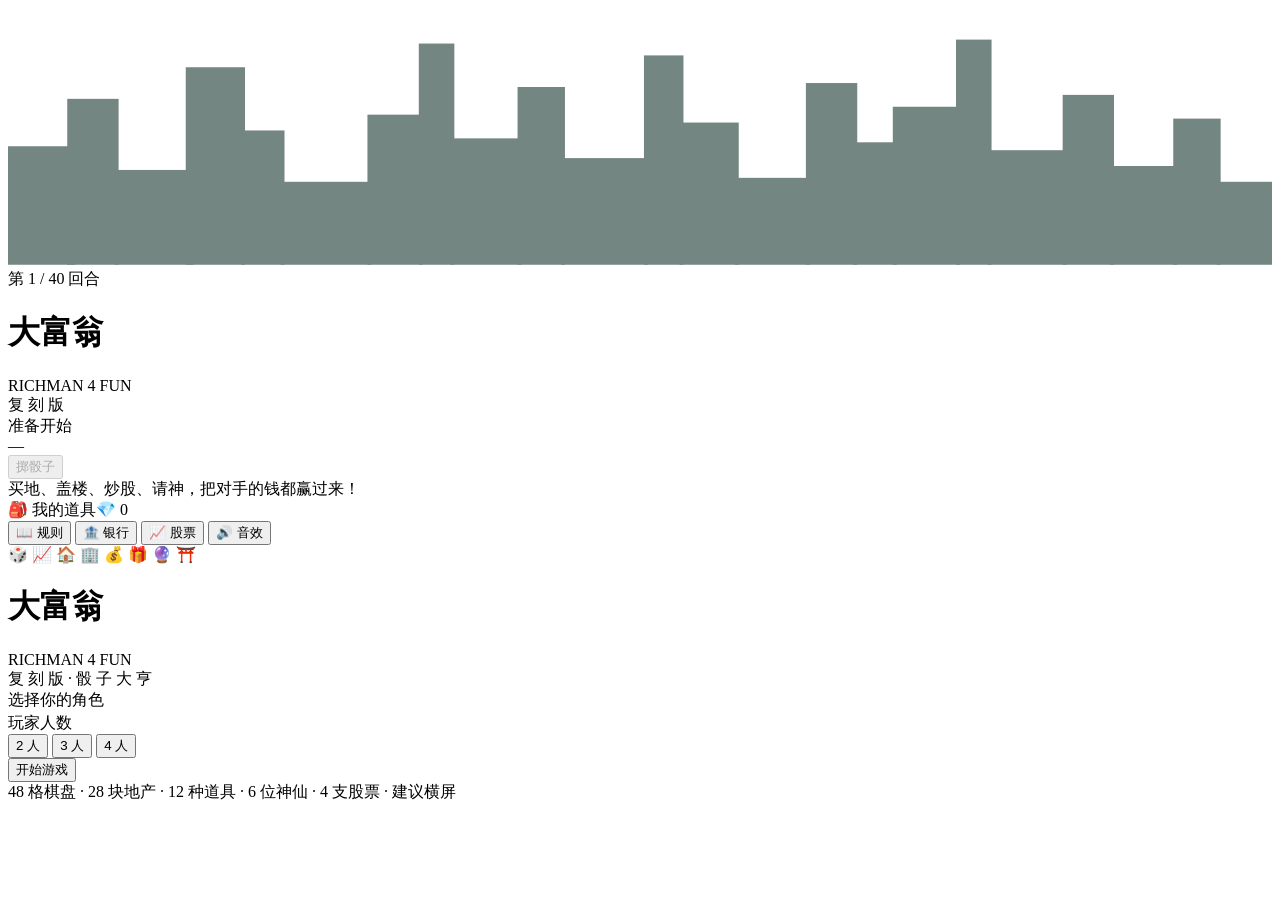
<file: src/shell.html>
<!DOCTYPE html>
<html lang="zh-CN">
<head>
<meta charset="UTF-8">
<meta name="viewport" content="width=device-width,initial-scale=1,maximum-scale=1,user-scalable=no">
<title>大富翁 4Fun · 复刻版</title>
<style>
<!--CSS-->
</style>
</head>
<body>

<div class="stage" id="stage">
  <div class="board-wrap">
    <div class="board" id="board">
      <div class="center">
        <div class="emblem"></div>
        <svg class="skyline" viewBox="0 0 640 130" preserveAspectRatio="none" aria-hidden="true">
          <g fill="#04241c" opacity=".55">
            <rect x="0" y="70" width="34" height="60"/><rect x="30" y="46" width="26" height="84"/>
            <rect x="54" y="82" width="40" height="48"/><rect x="90" y="30" width="30" height="100"/>
            <rect x="118" y="62" width="22" height="68"/><rect x="138" y="88" width="46" height="42"/>
            <rect x="182" y="54" width="28" height="76"/><rect x="208" y="18" width="18" height="112"/>
            <rect x="224" y="66" width="36" height="64"/><rect x="258" y="40" width="24" height="90"/>
            <rect x="280" y="76" width="44" height="54"/><rect x="322" y="24" width="20" height="106"/>
            <rect x="340" y="58" width="30" height="72"/><rect x="368" y="86" width="38" height="44"/>
            <rect x="404" y="38" width="26" height="92"/><rect x="428" y="68" width="22" height="62"/>
            <rect x="448" y="50" width="34" height="80"/><rect x="480" y="16" width="18" height="114"/>
            <rect x="496" y="72" width="40" height="58"/><rect x="534" y="44" width="26" height="86"/>
            <rect x="558" y="80" width="34" height="50"/><rect x="590" y="56" width="24" height="74"/>
            <rect x="612" y="88" width="28" height="42"/>
          </g>
        </svg>
        <div class="ribbon" id="roundTip">第 1 / 40 回合</div>
        <div class="logo">
          <h1>大富翁</h1>
          <div class="fourfun">RICHMAN 4 FUN</div>
          <div class="sub">复 刻 版</div>
        </div>
        <div class="market" id="market"></div>
        <div class="godbar" id="godbar"></div>
        <div class="turn-badge" id="badge">
          <div class="av" id="badgeAv"></div>
          <div>
            <div class="nm" id="badgeNm">准备开始</div>
            <div class="cash" id="badgeCash">—</div>
          </div>
        </div>
        <div class="dice-row">
          <div class="die" id="die1"></div>
          <div class="die" id="die2"></div>
          <button class="roll-btn" id="rollBtn" disabled>掷骰子</button>
        </div>
        <div class="newsline" id="newsline"></div>
        <div class="ticker" id="ticker">买地、盖楼、炒股、请神，把对手的钱都赢过来！</div>
      </div>
      <div class="pawns" id="pawns"></div>
    </div>
  </div>

  <div class="side">
    <div id="players"></div>
    <div class="panel-box">
      <div class="box-title"><span>🎒 我的道具</span><span class="pts" id="ptsChip">💎 0</span></div>
      <div class="itemgrid" id="itemgrid"></div>
    </div>
    <div class="logbox" id="log"></div>
    <div class="side-btns">
      <button id="rulesBtn">📖 规则</button>
      <button id="bankBtn">🏦 银行</button>
      <button id="stockBtn">📈 股票</button>
      <button id="muteBtn">🔊 音效</button>
    </div>
  </div>
</div>

<!-- 开始页 -->
<div class="start" id="startScreen">
  <div class="deco-layer" aria-hidden="true">
    <span style="--x:5%;--y:15%;--s:42px;--d:0s">🎲</span>
    <span style="--x:90%;--y:11%;--s:34px;--d:1.2s">📈</span>
    <span style="--x:12%;--y:76%;--s:32px;--d:2.1s">🏠</span>
    <span style="--x:86%;--y:72%;--s:38px;--d:.6s">🏢</span>
    <span style="--x:3%;--y:46%;--s:24px;--d:1.8s">💰</span>
    <span style="--x:94%;--y:44%;--s:26px;--d:2.6s">🎁</span>
    <span style="--x:23%;--y:7%;--s:20px;--d:3.1s">🔮</span>
    <span style="--x:73%;--y:90%;--s:22px;--d:.9s">⛩️</span>
  </div>
  <div class="big-logo">
    <h1>大富翁</h1>
    <div class="en">RICHMAN 4 FUN</div>
    <div class="tag">复 刻 版 · 骰 子 大 亨</div>
  </div>
  <div class="pick-title">选择你的角色</div>
  <div class="chars" id="chars"></div>
  <div class="pick-title" style="margin-top:2px">玩家人数</div>
  <div class="counts" id="counts">
    <button data-n="2">2 人</button>
    <button data-n="3">3 人</button>
    <button data-n="4" class="on">4 人</button>
  </div>
  <button class="start-btn" id="startBtn">开始游戏</button>
  <div class="hint">48 格棋盘 · 28 块地产 · 12 种道具 · 6 位神仙 · 4 支股票 · 建议横屏</div>
</div>

<!-- 通用弹窗 -->
<div class="overlay" id="ovl"><div class="panel" id="panel"></div></div>
<div class="toast" id="toast"></div>
<div id="autotest-result" style="display:none"></div>

<script>
<!--JS-->
</script>
</body>
</html>
</file>
